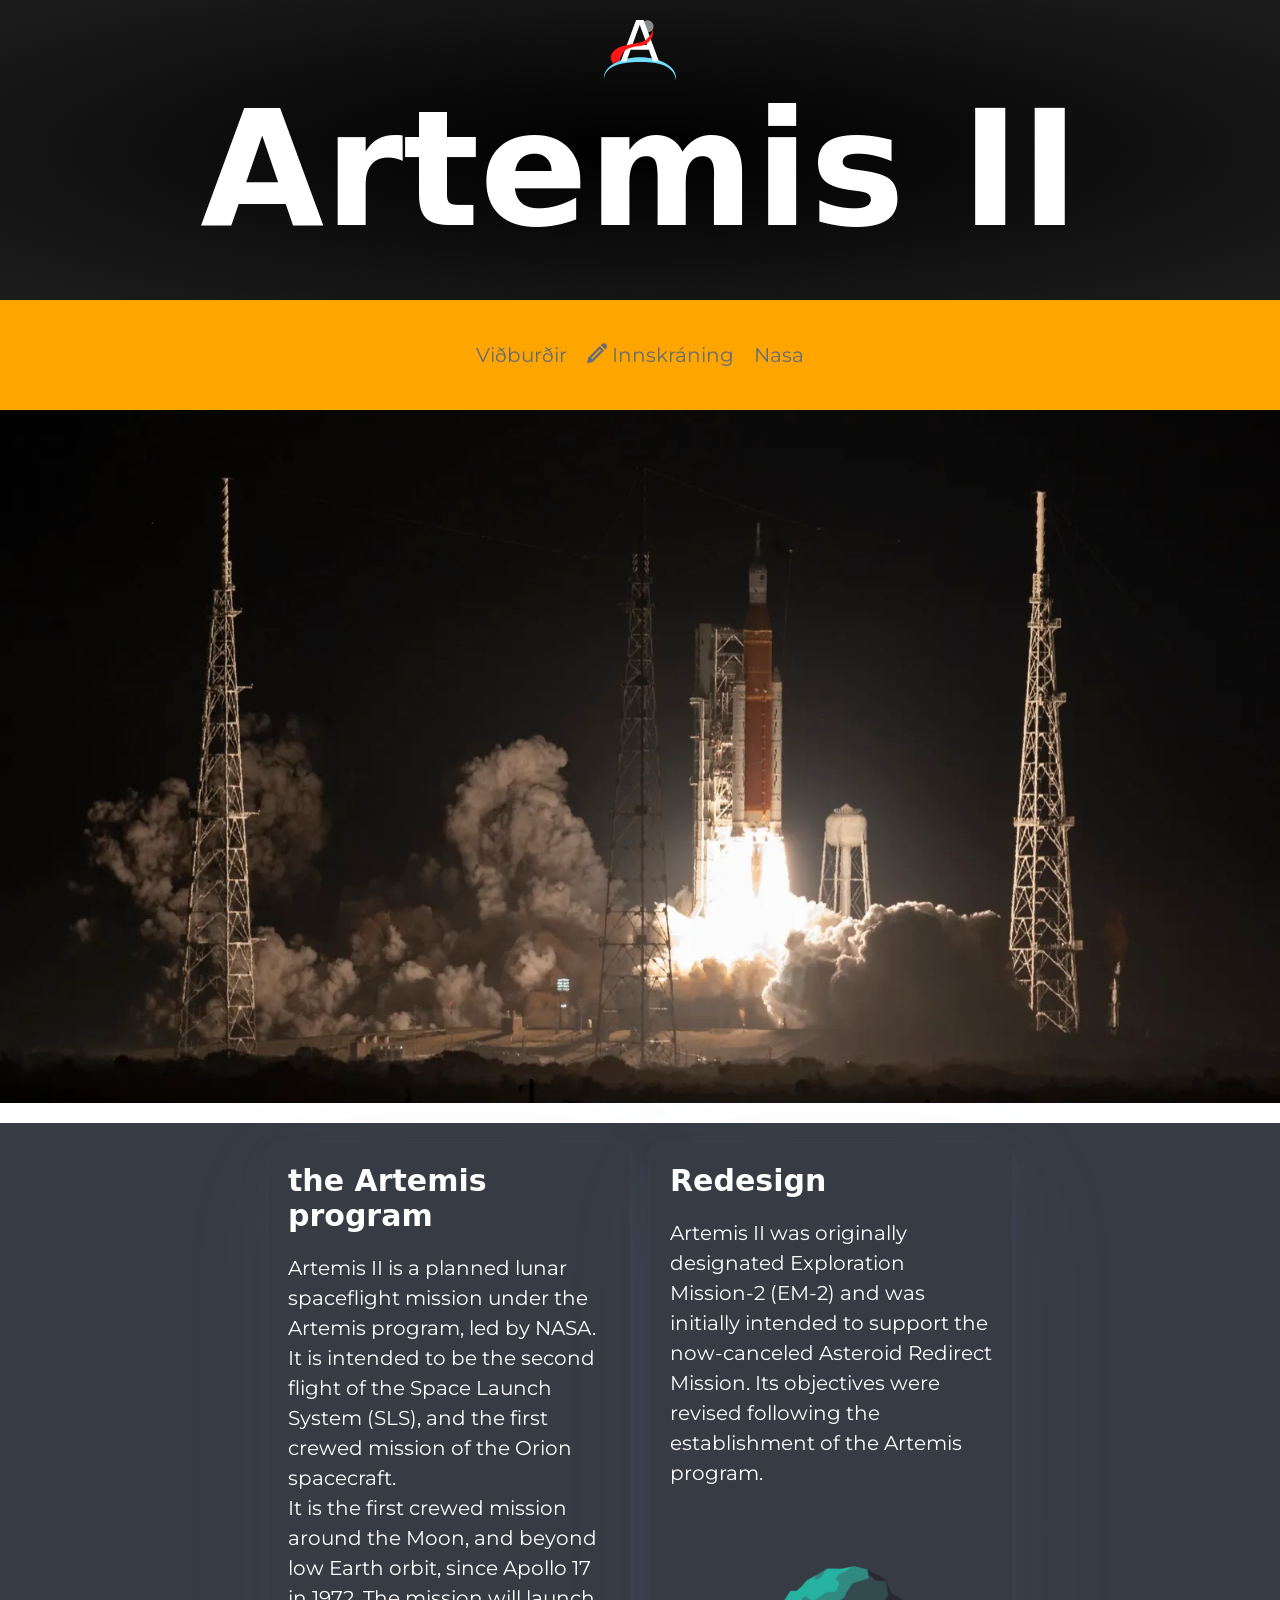
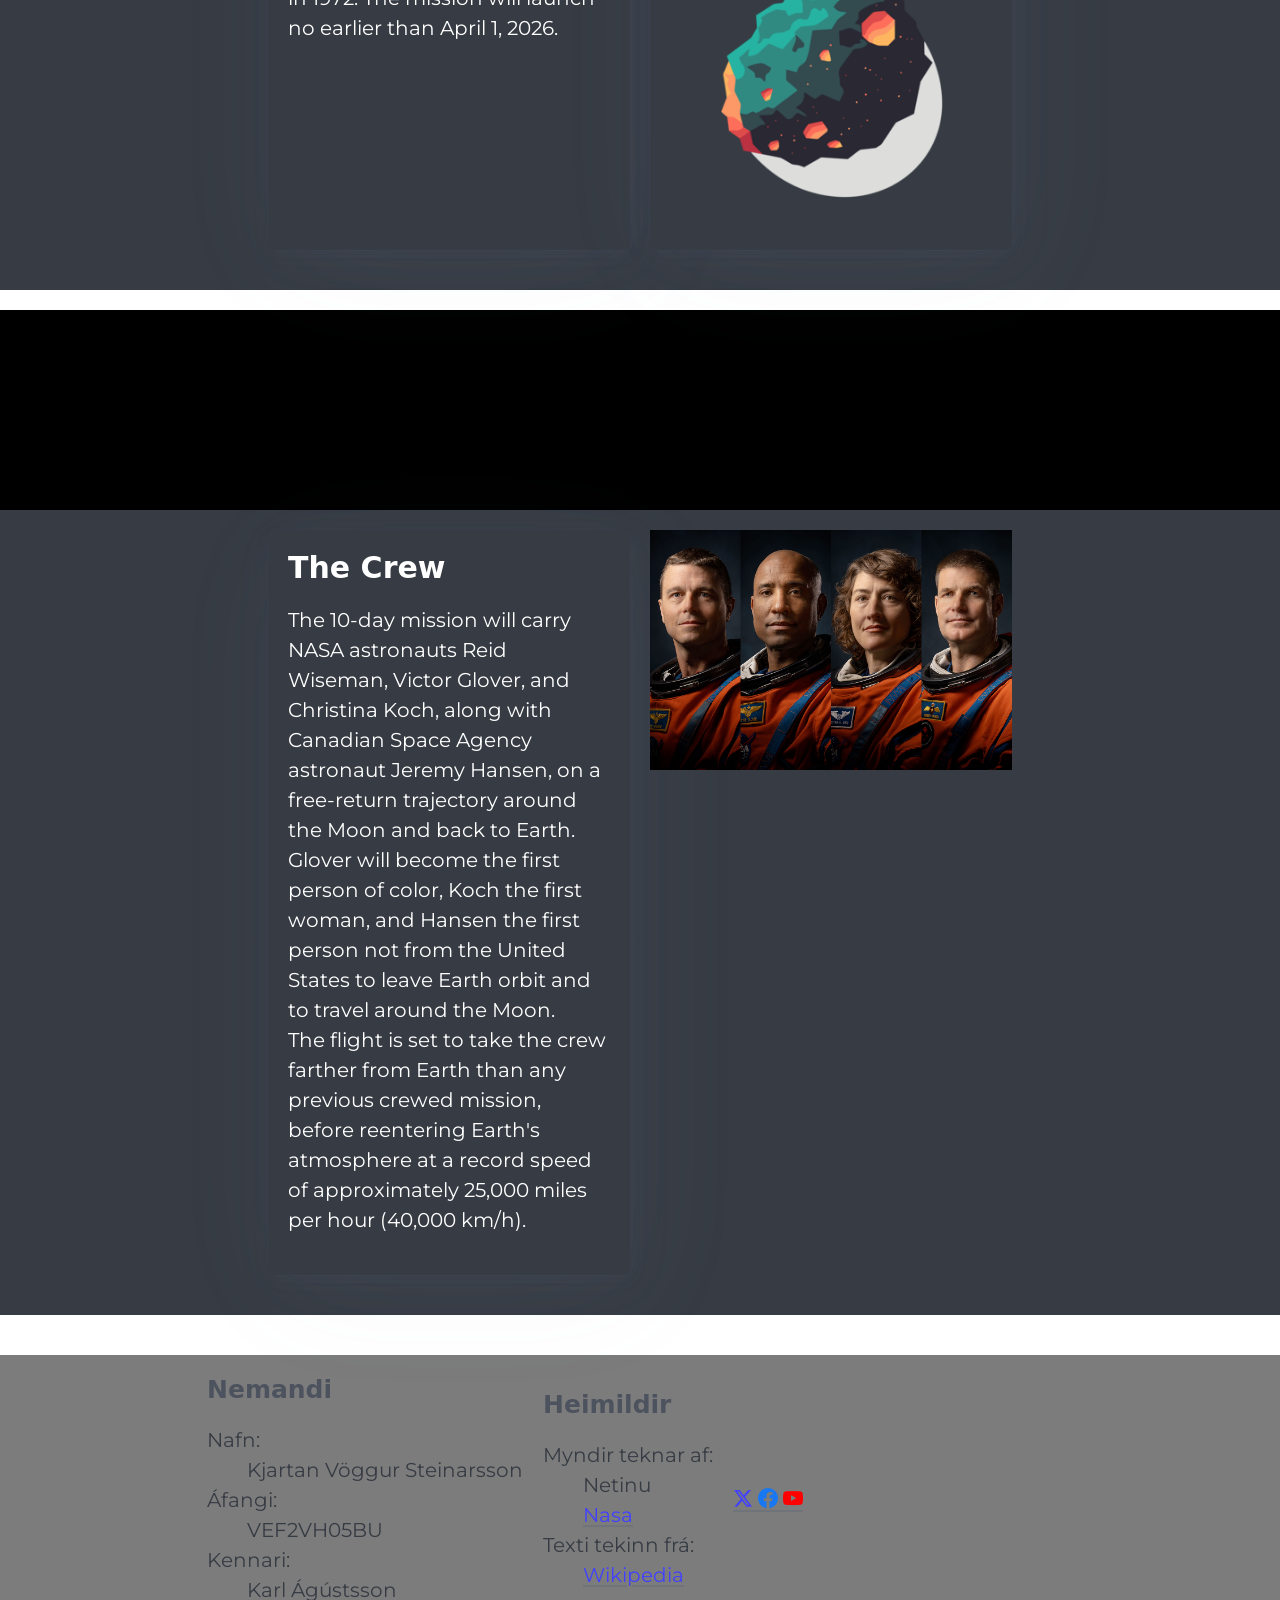
<file: index.html>
<!DOCTYPE html>
<html lang="en">

<head>
    <meta charset="UTF-8">
    <meta name="viewport" content="width=device-width, initial-scale=1.0">
    <title>Artemis II</title>
    <link rel="icon" href="myndir/Logo.svg" type="image/png">

    <link rel="stylesheet" href="css/pico.zinc.css">
    <link rel="stylesheet" href="css/style.css">
    <link rel="stylesheet" href="css/custom.css">

    <link rel="preconnect" href="https://fonts.googleapis.com">
    <link rel="preconnect" href="https://fonts.gstatic.com" crossorigin>
    <link href="https://fonts.googleapis.com/css2?family=Montserrat:ital,wght@0,100..900;1,100..900&display=swap"
        rel="stylesheet">
</head>

<body>
    <label for="menutoggle" class="menu-btn">&#9776;</label>
    <input type="checkbox" id="menutoggle">

    <header>
        <img src="myndir/Logo.svg" alt="Nasa Svg" class="SVG">
        <h1>Artemis II</h1>
    </header>

    <nav>
        <ul>
            <li><a href="sida2.html" class="AnimatedLink">Viðburðir</a></li>
            <li><a class="AnimatedLink" id="ShowDialog"><span class="icon-pencil"></span> Innskráning</a></li>
            <li><a href="https://www.nasa.gov/">Nasa</a></li>
        </ul>
    </nav>


    <img src="myndir/artemis-launch.webp" alt="Artemis Geimflauginni" class="StorMynd">


    <main>
        <section class="Middle">
            <div class="grid small">
                <article>
                    <h3 class="White">the Artemis program</h3>
                    <p class="White">
                        Artemis II is a planned lunar spaceflight mission under the Artemis program, led by
                        NASA.<br>
                        It is intended to be the second flight of the Space Launch System (SLS), and the first crewed
                        mission of the Orion spacecraft. <br>
                        It is the first crewed mission around the Moon, and beyond low Earth
                        orbit, since Apollo 17 in 1972. The mission will launch no earlier than April 1, 2026.</p>
                </article>
                <article>
                    <h3 class="White">Redesign</h3>
                    <p class="White">Artemis II was originally designated Exploration Mission-2 (EM-2) and was initially
                        intended to support
                        the now-canceled Asteroid Redirect Mission. Its objectives were revised following the
                        establishment
                        of
                        the Artemis program.</p>
                    <img src="myndir/asteroid.png" alt="Loftsteinn">
                </article>
            </div>
        </section>

        <div class="Rocket">
            <img src="myndir/Artemis2.webp" alt="" class="Rocket2">
        </div>
        <section class="Middle">
            <div class="grid small">
                <article>
                    <h3 class="White">The Crew</h3>
                    <p class="White">The 10-day mission will carry NASA astronauts Reid Wiseman, Victor Glover, and
                        Christina Koch, along
                        with Canadian Space Agency astronaut Jeremy Hansen, on a free-return trajectory around the Moon
                        and back to Earth. <br>
                        Glover will become the first person of color, Koch the first woman, and
                        Hansen the
                        first person not from the United States to leave Earth orbit and to travel around the Moon.<br>
                        The flight is set
                        to take the crew farther from Earth than any previous crewed mission, before reentering Earth's
                        atmosphere at a record speed of approximately 25,000 miles per hour (40,000 km/h).</p>
                </article>
                <img src="myndir/Folk.jpg" alt="Geimfarar">
            </div>
        </section>


        <dialog id="myDialog">
            <article>
                <header>
                    <button aria-label="Close" rel="prev" id="closeDialog"></button>
                    <p>Sláðu inn notendanafn og lykilorð</p>
                </header>
                <form action="sida2.html" method="get">
                    <label for="user">Notendanafn</label>
                    <input type="text" id="user" placeholder="Name" required>

                    <label for="passw">Lykilorð</label>
                    <input type="password" id="passw" placeholder="Password" required>

                    <input type="submit" value="Innskráning" class="AnimatedButton Innbutton">
                </form>
            </article>
        </dialog>
    </main>

    <div class="Popup">
        <div class="Middle">
            <div>
                <p class="White">Ekki missa af þessum viðburði!</p>
                <form action="sida2.html">
                    <button type="submit" class="AnimatedButton">Skoða viðburði</button>
                </form>
            </div>
        </div>
        <img src="myndir/Rover.png" alt="Mars Rover">
    </div>

    <footer class="Middle grid">
        <div>
            <h4>Nemandi</h4>
            <dl><!--Description list-->
                <dt>Nafn:</dt>
                <dd>Kjartan Vöggur Steinarsson</dd>
                <dt>Áfangi:</dt>
                <dd>VEF2VH05BU</dd>
                <dt>Kennari:</dt>
                <dd>Karl Ágústsson</dd>
            </dl>
        </div>
        <div>
            <h4>Heimildir</h4>
            <dl>
                <dt>Myndir teknar af:</dt>
                <dd>Netinu</dd>
                <dd><a href="https://www.shopnasa.com/collections/artemis-ii">Nasa</a></dd>
                <dt>Texti tekinn frá:</dt>
                <dd><a href="https://en.wikipedia.org/wiki/Artemis_II">Wikipedia</a></dd>
            </dl>
        </div>
        <div>
            <a href="https://x.com">
                <span class="icon-x"></span>
            </a>
            <a href="https://fb.com">
                <span class="icon-facebook"></span>
            </a>
            <a href="https://youtube.com">
                <span class="icon-youtube"></span>
            </a>
        </div>
        <div>
            <iframe
                src="https://www.google.com/maps/embed?pb=!1m18!1m12!1m3!1d11785.393328160277!2d-80.64883528400748!3d28.575215428468614!2m3!1f0!2f0!3f0!3m2!1i1024!2i768!4f13.1!3m3!1m2!1s0x88e74b95a365c6fd%3A0x8b7339f246f869dd!2sJohn%20F.%20Kennedy%20Space%20Center!5e0!3m2!1sen!2sis!4v1772482832817!5m2!1sen!2sis"
                width="250" height="225" style="border:0;" allowfullscreen="" loading="lazy"
                referrerpolicy="no-referrer-when-downgrade"></iframe>
        </div>
    </footer>

    <script>
        const openButton = document.getElementById("ShowDialog");
        const closeButton = document.getElementById("closeDialog");
        const dialog = document.getElementById("myDialog")
        
        openButton.addEventListener("click", function () {
            dialog.showModal();
        });
        closeButton.addEventListener("click", function () {
            dialog.close();
        });
    </script>
</body>

</html>
</file>
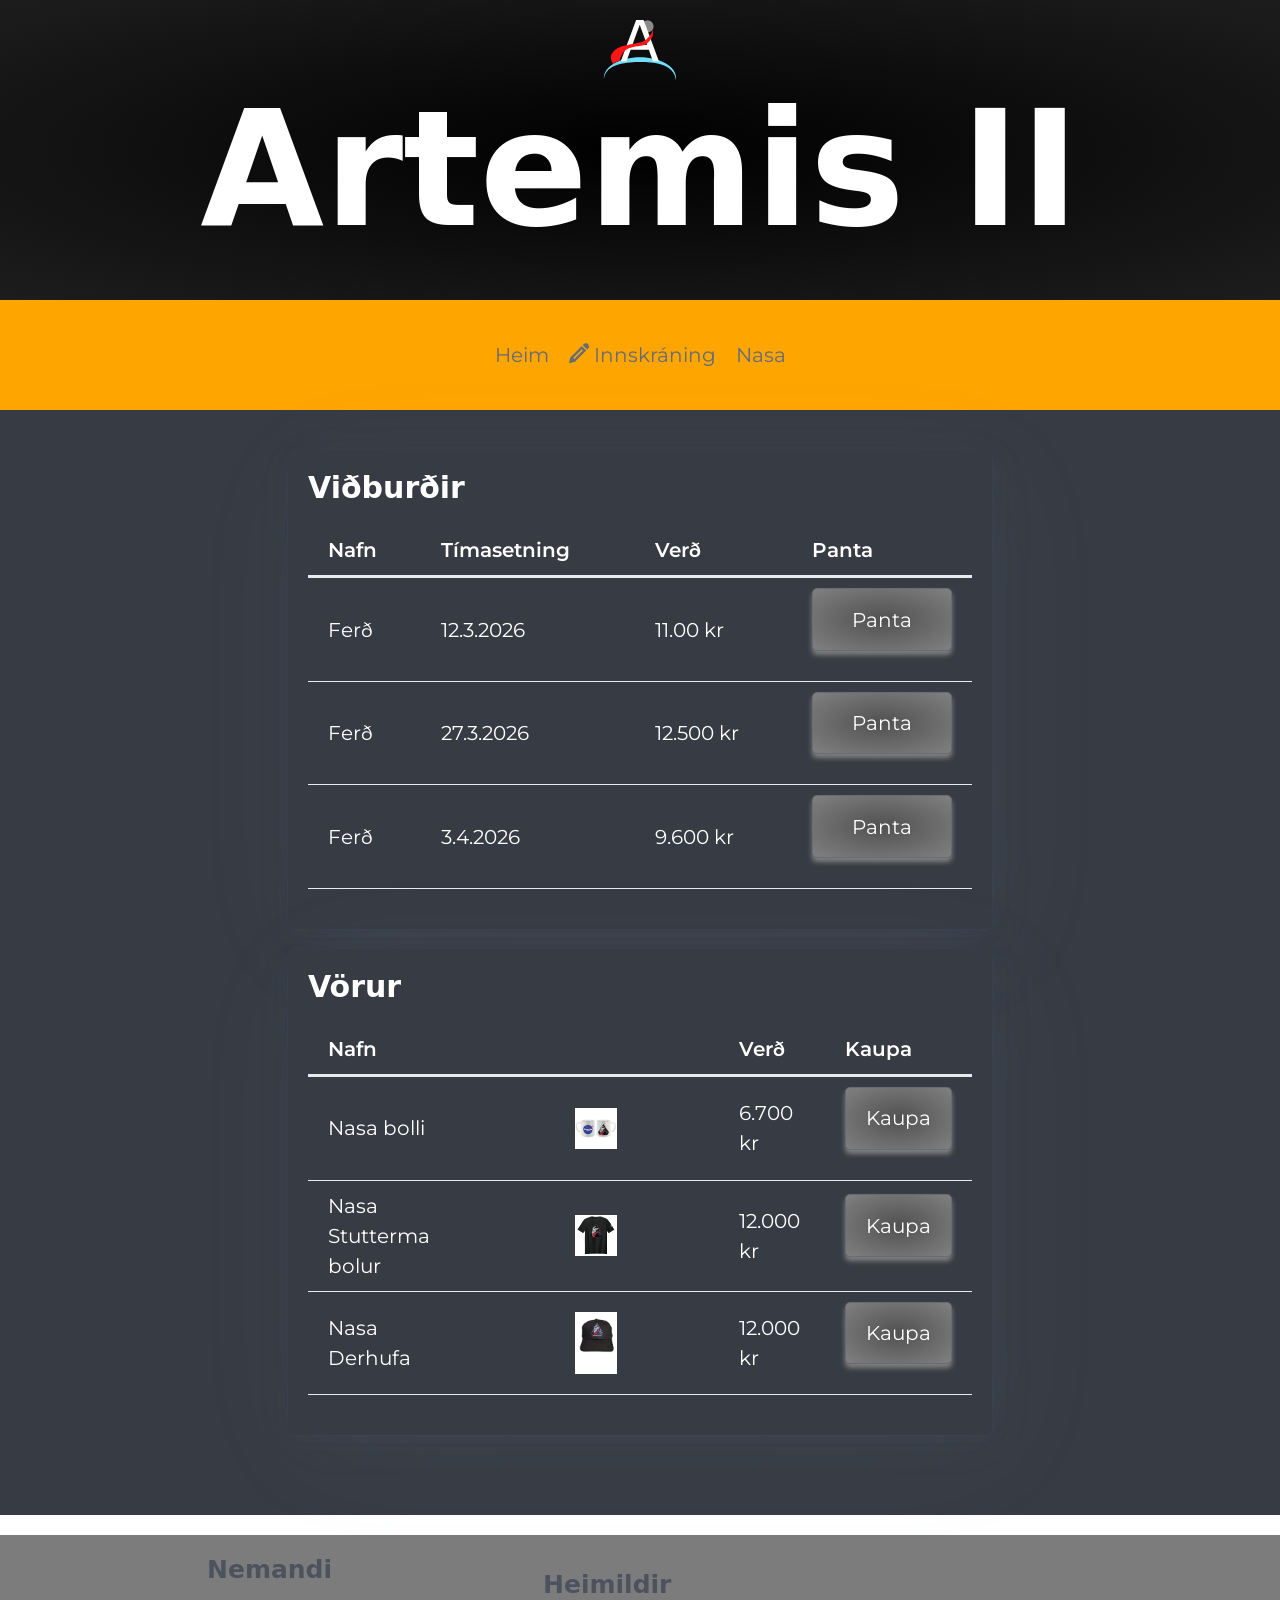
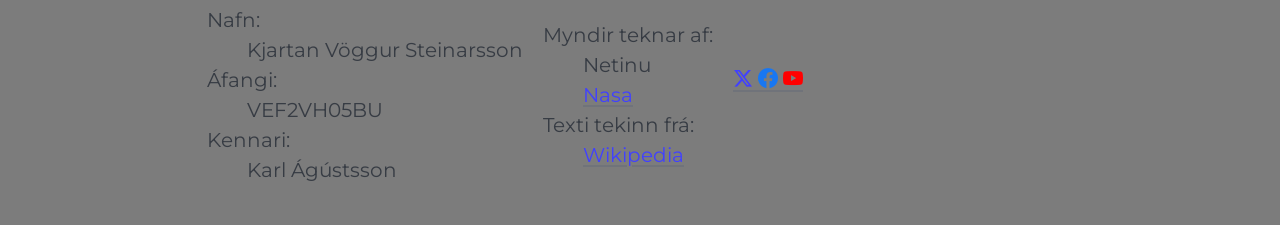
<file: sida2.html>
<!DOCTYPE html>
<html lang="en">

<head>
    <meta charset="UTF-8">
    <meta name="viewport" content="width=device-width, initial-scale=1.0">
    <title>Artemis II - Viðburðir</title>
    <link rel="icon" href="myndir/Logo.svg" type="image/png">

    <link rel="stylesheet" href="css/style.css">
    <link rel="stylesheet" href="css/pico.zinc.css">
    <link rel="stylesheet" href="css/custom.css">

    <link rel="preconnect" href="https://fonts.googleapis.com">
    <link rel="preconnect" href="https://fonts.gstatic.com" crossorigin>
    <link href="https://fonts.googleapis.com/css2?family=Montserrat:ital,wght@0,100..900;1,100..900&display=swap"
        rel="stylesheet">
</head>

<body>
    <label for="menutoggle" class="menu-btn">&#9776;</label>
    <input type="checkbox" id="menutoggle" class="menu-btn">

    <header>
        <img src="myndir/Logo.svg" alt="Nasa Svg" class="SVG">
        <h1>Artemis II</h1>
    </header>

    <nav>
        <ul>
            <li><a href="index.html" class="AnimatedLink">Heim</a></li>
            <li><a class="AnimatedLink" id="ShowDialog"><span class="icon-pencil"></span> Innskráning</a></li>
            <li><a href="https://www.nasa.gov/">Nasa</a></li>
        </ul>
    </nav>

    <section class="grid Middle">
        <section class="small">
            <article>
                <h3 class="White">Viðburðir</h3>
                <table>
                    <thead>
                        <tr>
                            <th>Nafn</th>
                            <th>Tímasetning</th>
                            <th>Verð</th>
                            <th>Panta</th>
                        </tr>
                    </thead>
                    <tbody>
                        <tr>
                            <td data-label="Nafn">Ferð</td>
                            <td data-label="Tímasetning">12.3.2026</td>
                            <td data-label="Verð">11.00 kr</td>
                            <td data-label=""><input type="button" id="ShowDialogInput" class="AnimatedButton"
                                    value="Panta">
                            </td>
                        </tr>
                        <tr>
                            <td data-label="Nafn">Ferð</td>
                            <td data-label="Tímasetning">27.3.2026</td>
                            <td data-label="Verð">12.500 kr</td>
                            <td data-label=""><input type="button" id="ShowDialogInput2" class="AnimatedButton"
                                    value="Panta">
                            </td>
                        </tr>
                        <tr>
                            <td data-label="Nafn">Ferð</td>
                            <td data-label="Tímasetning">3.4.2026</td>
                            <td data-label="Verð">9.600 kr</td>
                            <td data-label=""><input type="button" id="ShowDialogInput3" class="AnimatedButton"
                                    value="Panta">
                            </td>
                        </tr>
                    </tbody>
                </table>
            </article>
            <article>
                <h3 class="White">Vörur</h3>
                <table>
                    <thead>
                        <tr>
                            <th>Nafn</th>
                            <th></th>
                            <th>Verð</th>
                            <th>Kaupa</th>
                        </tr>
                    </thead>
                    <tbody>
                        <tr>
                            <td data-label="Nafn">Nasa bolli</td>
                            <td data-label="Vara"><img src="myndir/Bollar.webp" alt="bolli" class="Mynd"></td>
                            <td data-label="Verð">6.700 kr</td>
                            <td data-label=""><input type="button" id="ShowDialogInput4" class="AnimatedButton"
                                    value="Kaupa">
                            </td>
                        </tr>
                        <tr>
                            <td data-label="Nafn">Nasa Stutterma bolur</td>
                            <td data-label="Vara"><img src="myndir/Bolur.webp" alt="bolli" class="Mynd"></td>
                            <td data-label="Verð">12.000 kr</td>
                            <td data-label=""><input type="button" id="ShowDialogInput5" class="AnimatedButton"
                                    value="Kaupa">
                            </td>
                        </tr>
                        <tr>
                            <td data-label="Nafn">Nasa Derhufa</td>
                            <td data-label="Vara"><img src="myndir/Derhufa.webp" alt="bolli" class="Mynd"></td>
                            <td data-label="Verð">12.000 kr</td>
                            <td data-label=""><input type="button" id="ShowDialogInput6" class="AnimatedButton"
                                    value="Kaupa">
                            </td>
                        </tr>
                    </tbody>
                </table>
            </article>
        </section>
    </section>

    <dialog id="myDialog">
        <article>
            <header>
                <button aria-label="Close" rel="prev" id="closeDialog"></button>
                <p>Sláðu inn notendanafn og lykilorð</p>
            </header>
            <form action="sida2.html" method="get">
                <label for="user">Notendanafn</label>
                <input type="text" id="user" placeholder="Name" required>

                <label for="passw">Lykilorð</label>
                <input type="password" id="passw" placeholder="Password" required>

                <input type="submit" value="Innskráning" class="AnimatedButton Innbutton">
            </form>
        </article>
    </dialog>

    <footer class="Middle grid">
        <div>
            <h4>Nemandi</h4>
            <dl><!--Description list-->
                <dt>Nafn:</dt>
                <dd>Kjartan Vöggur Steinarsson</dd>
                <dt>Áfangi:</dt>
                <dd>VEF2VH05BU</dd>
                <dt>Kennari:</dt>
                <dd>Karl Ágústsson</dd>
            </dl>
        </div>
        <div>
            <h4>Heimildir</h4>
            <dl>
                <dt>Myndir teknar af:</dt>
                <dd>Netinu</dd>
                <dd><a href="https://www.shopnasa.com/collections/artemis-ii">Nasa</a></dd>
                <dt>Texti tekinn frá:</dt>
                <dd><a href="https://en.wikipedia.org/wiki/Artemis_II">Wikipedia</a></dd>
            </dl>
        </div>
        <div>
            <a href="https://x.com">
                <span class="icon-x"></span>
            </a>
            <a href="https://fb.com">
                <span class="icon-facebook"></span>
            </a>
            <a href="https://youtube.com">
                <span class="icon-youtube"></span>
            </a>
        </div>
        <div>
            <iframe
                src="https://www.google.com/maps/embed?pb=!1m18!1m12!1m3!1d11785.393328160277!2d-80.64883528400748!3d28.575215428468614!2m3!1f0!2f0!3f0!3m2!1i1024!2i768!4f13.1!3m3!1m2!1s0x88e74b95a365c6fd%3A0x8b7339f246f869dd!2sJohn%20F.%20Kennedy%20Space%20Center!5e0!3m2!1sen!2sis!4v1772482832817!5m2!1sen!2sis"
                width="250" height="225" style="border:0;" allowfullscreen="" loading="lazy"
                referrerpolicy="no-referrer-when-downgrade"></iframe>
        </div>
    </footer>

    <script>
        const openButton = document.getElementById("ShowDialog");
        const closeButton = document.getElementById("closeDialog");
        const dialog = document.getElementById("myDialog")

        function LogInDaemi() {
            dialog.showModal();
        }
        const Takki1 = document.getElementById("ShowDialogInput").addEventListener("click", LogInDaemi)
        const Takki2 = document.getElementById("ShowDialogInput2").addEventListener("click", LogInDaemi)
        const Takki3 = document.getElementById("ShowDialogInput3").addEventListener("click", LogInDaemi)
        const Takki4 = document.getElementById("ShowDialogInput4").addEventListener("click", LogInDaemi)
        const Takki5 = document.getElementById("ShowDialogInput5").addEventListener("click", LogInDaemi)
        const Takki6 = document.getElementById("ShowDialogInput6").addEventListener("click", LogInDaemi)


        openButton.addEventListener("click", LogInDaemi)

        closeButton.addEventListener("click", function () {
            dialog.close();
        });
    </script>
</body>

</html>
</file>
<file: css/pico.zinc.css>
@charset "UTF-8";
/*!
 * Pico CSS ✨ v2.1.1 (https://picocss.com)
 * Copyright 2019-2025 - Licensed under MIT
 */
/**
 * Styles
 */
:root,
:host {
  --pico-font-family-emoji: "Apple Color Emoji", "Segoe UI Emoji", "Segoe UI Symbol", "Noto Color Emoji";
  --pico-font-family-sans-serif: system-ui, "Segoe UI", Roboto, Oxygen, Ubuntu, Cantarell, Helvetica, Arial, "Helvetica Neue", sans-serif, var(--pico-font-family-emoji);
  --pico-font-family-monospace: ui-monospace, SFMono-Regular, "SF Mono", Menlo, Consolas, "Liberation Mono", monospace, var(--pico-font-family-emoji);
  --pico-font-family: var(--pico-font-family-sans-serif);
  --pico-line-height: 1.5;
  --pico-font-weight: 400;
  --pico-font-size: 100%;
  --pico-text-underline-offset: 0.1rem;
  --pico-border-radius: 0.25rem;
  --pico-border-width: 0.0625rem;
  --pico-outline-width: 0.125rem;
  --pico-transition: 0.2s ease-in-out;
  --pico-spacing: 1rem;
  --pico-typography-spacing-vertical: 1rem;
  --pico-block-spacing-vertical: var(--pico-spacing);
  --pico-block-spacing-horizontal: var(--pico-spacing);
  --pico-grid-column-gap: var(--pico-spacing);
  --pico-grid-row-gap: var(--pico-spacing);
  --pico-form-element-spacing-vertical: 0.75rem;
  --pico-form-element-spacing-horizontal: 1rem;
  --pico-group-box-shadow: 0 0 0 rgba(0, 0, 0, 0);
  --pico-group-box-shadow-focus-with-button: 0 0 0 var(--pico-outline-width) var(--pico-primary-focus);
  --pico-group-box-shadow-focus-with-input: 0 0 0 0.0625rem var(--pico-form-element-border-color);
  --pico-modal-overlay-backdrop-filter: blur(0.375rem);
  --pico-nav-element-spacing-vertical: 1rem;
  --pico-nav-element-spacing-horizontal: 0.5rem;
  --pico-nav-link-spacing-vertical: 0.5rem;
  --pico-nav-link-spacing-horizontal: 0.5rem;
  --pico-nav-breadcrumb-divider: ">";
  --pico-icon-checkbox: url("data:image/svg+xml,%3Csvg xmlns='http://www.w3.org/2000/svg' width='24' height='24' viewBox='0 0 24 24' fill='none' stroke='rgb(255, 255, 255)' stroke-width='4' stroke-linecap='round' stroke-linejoin='round'%3E%3Cpolyline points='20 6 9 17 4 12'%3E%3C/polyline%3E%3C/svg%3E");
  --pico-icon-minus: url("data:image/svg+xml,%3Csvg xmlns='http://www.w3.org/2000/svg' width='24' height='24' viewBox='0 0 24 24' fill='none' stroke='rgb(255, 255, 255)' stroke-width='4' stroke-linecap='round' stroke-linejoin='round'%3E%3Cline x1='5' y1='12' x2='19' y2='12'%3E%3C/line%3E%3C/svg%3E");
  --pico-icon-chevron: url("data:image/svg+xml,%3Csvg xmlns='http://www.w3.org/2000/svg' width='24' height='24' viewBox='0 0 24 24' fill='none' stroke='rgb(136, 145, 164)' stroke-width='2' stroke-linecap='round' stroke-linejoin='round'%3E%3Cpolyline points='6 9 12 15 18 9'%3E%3C/polyline%3E%3C/svg%3E");
  --pico-icon-date: url("data:image/svg+xml,%3Csvg xmlns='http://www.w3.org/2000/svg' width='24' height='24' viewBox='0 0 24 24' fill='none' stroke='rgb(136, 145, 164)' stroke-width='2' stroke-linecap='round' stroke-linejoin='round'%3E%3Crect x='3' y='4' width='18' height='18' rx='2' ry='2'%3E%3C/rect%3E%3Cline x1='16' y1='2' x2='16' y2='6'%3E%3C/line%3E%3Cline x1='8' y1='2' x2='8' y2='6'%3E%3C/line%3E%3Cline x1='3' y1='10' x2='21' y2='10'%3E%3C/line%3E%3C/svg%3E");
  --pico-icon-time: url("data:image/svg+xml,%3Csvg xmlns='http://www.w3.org/2000/svg' width='24' height='24' viewBox='0 0 24 24' fill='none' stroke='rgb(136, 145, 164)' stroke-width='2' stroke-linecap='round' stroke-linejoin='round'%3E%3Ccircle cx='12' cy='12' r='10'%3E%3C/circle%3E%3Cpolyline points='12 6 12 12 16 14'%3E%3C/polyline%3E%3C/svg%3E");
  --pico-icon-search: url("data:image/svg+xml,%3Csvg xmlns='http://www.w3.org/2000/svg' width='24' height='24' viewBox='0 0 24 24' fill='none' stroke='rgb(136, 145, 164)' stroke-width='1.5' stroke-linecap='round' stroke-linejoin='round'%3E%3Ccircle cx='11' cy='11' r='8'%3E%3C/circle%3E%3Cline x1='21' y1='21' x2='16.65' y2='16.65'%3E%3C/line%3E%3C/svg%3E");
  --pico-icon-close: url("data:image/svg+xml,%3Csvg xmlns='http://www.w3.org/2000/svg' width='24' height='24' viewBox='0 0 24 24' fill='none' stroke='rgb(136, 145, 164)' stroke-width='3' stroke-linecap='round' stroke-linejoin='round'%3E%3Cline x1='18' y1='6' x2='6' y2='18'%3E%3C/line%3E%3Cline x1='6' y1='6' x2='18' y2='18'%3E%3C/line%3E%3C/svg%3E");
  --pico-icon-loading: url("data:image/svg+xml,%3Csvg fill='none' height='24' width='24' viewBox='0 0 24 24' xmlns='http://www.w3.org/2000/svg' %3E%3Cstyle%3E g %7B animation: rotate 2s linear infinite; transform-origin: center center; %7D circle %7B stroke-dasharray: 75,100; stroke-dashoffset: -5; animation: dash 1.5s ease-in-out infinite; stroke-linecap: round; %7D @keyframes rotate %7B 0%25 %7B transform: rotate(0deg); %7D 100%25 %7B transform: rotate(360deg); %7D %7D @keyframes dash %7B 0%25 %7B stroke-dasharray: 1,100; stroke-dashoffset: 0; %7D 50%25 %7B stroke-dasharray: 44.5,100; stroke-dashoffset: -17.5; %7D 100%25 %7B stroke-dasharray: 44.5,100; stroke-dashoffset: -62; %7D %7D %3C/style%3E%3Cg%3E%3Ccircle cx='12' cy='12' r='10' fill='none' stroke='rgb(136, 145, 164)' stroke-width='4' /%3E%3C/g%3E%3C/svg%3E");
}
@media (min-width: 576px) {
  :root,
  :host {
    --pico-font-size: 106.25%;
  }
}
@media (min-width: 768px) {
  :root,
  :host {
    --pico-font-size: 112.5%;
  }
}
@media (min-width: 1024px) {
  :root,
  :host {
    --pico-font-size: 118.75%;
  }
}
@media (min-width: 1280px) {
  :root,
  :host {
    --pico-font-size: 125%;
  }
}
@media (min-width: 1536px) {
  :root,
  :host {
    --pico-font-size: 131.25%;
  }
}

a {
  --pico-text-decoration: underline;
}
a.secondary, a.contrast {
  --pico-text-decoration: underline;
}

small {
  --pico-font-size: 0.875em;
}

h1,
h2,
h3,
h4,
h5,
h6 {
  --pico-font-weight: 700;
}

h1 {
  --pico-font-size: 2rem;
  --pico-line-height: 1.125;
  --pico-typography-spacing-top: 3rem;
}

h2 {
  --pico-font-size: 1.75rem;
  --pico-line-height: 1.15;
  --pico-typography-spacing-top: 2.625rem;
}

h3 {
  --pico-font-size: 1.5rem;
  --pico-line-height: 1.175;
  --pico-typography-spacing-top: 2.25rem;
}

h4 {
  --pico-font-size: 1.25rem;
  --pico-line-height: 1.2;
  --pico-typography-spacing-top: 1.874rem;
}

h5 {
  --pico-font-size: 1.125rem;
  --pico-line-height: 1.225;
  --pico-typography-spacing-top: 1.6875rem;
}

h6 {
  --pico-font-size: 1rem;
  --pico-line-height: 1.25;
  --pico-typography-spacing-top: 1.5rem;
}

thead th,
thead td,
tfoot th,
tfoot td {
  --pico-font-weight: 600;
  --pico-border-width: 0.1875rem;
}

pre,
code,
kbd,
samp {
  --pico-font-family: var(--pico-font-family-monospace);
}

kbd {
  --pico-font-weight: bolder;
}

input:not([type=submit],
[type=button],
[type=reset],
[type=checkbox],
[type=radio],
[type=file]),
:where(select, textarea) {
  --pico-outline-width: 0.0625rem;
}

[type=search] {
  --pico-border-radius: 5rem;
}

[type=checkbox],
[type=radio] {
  --pico-border-width: 0.125rem;
}

[type=checkbox][role=switch] {
  --pico-border-width: 0.1875rem;
}

details.dropdown summary:not([role=button]) {
  --pico-outline-width: 0.0625rem;
}

nav details.dropdown summary:focus-visible {
  --pico-outline-width: 0.125rem;
}

[role=search] {
  --pico-border-radius: 5rem;
}

[role=search]:has(button.secondary:focus,
[type=submit].secondary:focus,
[type=button].secondary:focus,
[role=button].secondary:focus),
[role=group]:has(button.secondary:focus,
[type=submit].secondary:focus,
[type=button].secondary:focus,
[role=button].secondary:focus) {
  --pico-group-box-shadow-focus-with-button: 0 0 0 var(--pico-outline-width) var(--pico-secondary-focus);
}
[role=search]:has(button.contrast:focus,
[type=submit].contrast:focus,
[type=button].contrast:focus,
[role=button].contrast:focus),
[role=group]:has(button.contrast:focus,
[type=submit].contrast:focus,
[type=button].contrast:focus,
[role=button].contrast:focus) {
  --pico-group-box-shadow-focus-with-button: 0 0 0 var(--pico-outline-width) var(--pico-contrast-focus);
}
[role=search] button,
[role=search] [type=submit],
[role=search] [type=button],
[role=search] [role=button],
[role=group] button,
[role=group] [type=submit],
[role=group] [type=button],
[role=group] [role=button] {
  --pico-form-element-spacing-horizontal: 2rem;
}

details summary[role=button]:not(.outline)::after {
  filter: brightness(0) invert(1);
}

[aria-busy=true]:not(input, select, textarea):is(button, [type=submit], [type=button], [type=reset], [role=button]):not(.outline)::before {
  filter: brightness(0) invert(1);
}

/**
 * Color schemes
 */
[data-theme=light],
:root:not([data-theme=dark]),
:host(:not([data-theme=dark])) {
  color-scheme: light;
  --pico-background-color: #fff;
  --pico-color: #373c44;
  --pico-text-selection-color: rgba(136, 145, 164, 0.25);
  --pico-muted-color: #646b79;
  --pico-muted-border-color: rgb(231, 234, 239.5);
  --pico-primary: #646b79;
  --pico-primary-background: #646b79;
  --pico-primary-border: var(--pico-primary-background);
  --pico-primary-underline: rgba(100, 107, 121, 0.5);
  --pico-primary-hover: #4d535e;
  --pico-primary-hover-background: #5c6370;
  --pico-primary-hover-border: var(--pico-primary-hover-background);
  --pico-primary-hover-underline: var(--pico-primary-hover);
  --pico-primary-focus: rgba(136, 145, 164, 0.5);
  --pico-primary-inverse: #fff;
  --pico-secondary: #5d6b89;
  --pico-secondary-background: #525f7a;
  --pico-secondary-border: var(--pico-secondary-background);
  --pico-secondary-underline: rgba(93, 107, 137, 0.5);
  --pico-secondary-hover: #48536b;
  --pico-secondary-hover-background: #48536b;
  --pico-secondary-hover-border: var(--pico-secondary-hover-background);
  --pico-secondary-hover-underline: var(--pico-secondary-hover);
  --pico-secondary-focus: rgba(93, 107, 137, 0.25);
  --pico-secondary-inverse: #fff;
  --pico-contrast: #181c25;
  --pico-contrast-background: #181c25;
  --pico-contrast-border: var(--pico-contrast-background);
  --pico-contrast-underline: rgba(24, 28, 37, 0.5);
  --pico-contrast-hover: #000;
  --pico-contrast-hover-background: #000;
  --pico-contrast-hover-border: var(--pico-contrast-hover-background);
  --pico-contrast-hover-underline: var(--pico-secondary-hover);
  --pico-contrast-focus: rgba(93, 107, 137, 0.25);
  --pico-contrast-inverse: #fff;
  --pico-box-shadow: 0.0145rem 0.029rem 0.174rem rgba(129, 145, 181, 0.01698), 0.0335rem 0.067rem 0.402rem rgba(129, 145, 181, 0.024), 0.0625rem 0.125rem 0.75rem rgba(129, 145, 181, 0.03), 0.1125rem 0.225rem 1.35rem rgba(129, 145, 181, 0.036), 0.2085rem 0.417rem 2.502rem rgba(129, 145, 181, 0.04302), 0.5rem 1rem 6rem rgba(129, 145, 181, 0.06), 0 0 0 0.0625rem rgba(129, 145, 181, 0.015);
  --pico-h1-color: #2d3138;
  --pico-h2-color: #373c44;
  --pico-h3-color: #424751;
  --pico-h4-color: #4d535e;
  --pico-h5-color: #5c6370;
  --pico-h6-color: #646b79;
  --pico-mark-background-color: rgb(252.5, 230.5, 191.5);
  --pico-mark-color: #0f1114;
  --pico-ins-color: rgb(28.5, 105.5, 84);
  --pico-del-color: rgb(136, 56.5, 53);
  --pico-blockquote-border-color: var(--pico-muted-border-color);
  --pico-blockquote-footer-color: var(--pico-muted-color);
  --pico-button-box-shadow: 0 0 0 rgba(0, 0, 0, 0);
  --pico-button-hover-box-shadow: 0 0 0 rgba(0, 0, 0, 0);
  --pico-table-border-color: var(--pico-muted-border-color);
  --pico-table-row-stripped-background-color: rgba(111, 120, 135, 0.0375);
  --pico-code-background-color: rgb(243, 244.5, 246.75);
  --pico-code-color: #646b79;
  --pico-code-kbd-background-color: var(--pico-color);
  --pico-code-kbd-color: var(--pico-background-color);
  --pico-form-element-background-color: rgb(251, 251.5, 252.25);
  --pico-form-element-selected-background-color: #dfe3eb;
  --pico-form-element-border-color: #cfd5e2;
  --pico-form-element-color: #23262c;
  --pico-form-element-placeholder-color: var(--pico-muted-color);
  --pico-form-element-active-background-color: #fff;
  --pico-form-element-active-border-color: var(--pico-primary-border);
  --pico-form-element-focus-color: var(--pico-primary-border);
  --pico-form-element-disabled-opacity: 0.5;
  --pico-form-element-invalid-border-color: rgb(183.5, 105.5, 106.5);
  --pico-form-element-invalid-active-border-color: rgb(200.25, 79.25, 72.25);
  --pico-form-element-invalid-focus-color: var(--pico-form-element-invalid-active-border-color);
  --pico-form-element-valid-border-color: rgb(76, 154.5, 137.5);
  --pico-form-element-valid-active-border-color: rgb(39, 152.75, 118.75);
  --pico-form-element-valid-focus-color: var(--pico-form-element-valid-active-border-color);
  --pico-switch-background-color: #bfc7d9;
  --pico-switch-checked-background-color: var(--pico-primary-background);
  --pico-switch-color: #fff;
  --pico-switch-thumb-box-shadow: 0 0 0 rgba(0, 0, 0, 0);
  --pico-range-border-color: #dfe3eb;
  --pico-range-active-border-color: #bfc7d9;
  --pico-range-thumb-border-color: var(--pico-background-color);
  --pico-range-thumb-color: var(--pico-secondary-background);
  --pico-range-thumb-active-color: var(--pico-primary-background);
  --pico-accordion-border-color: var(--pico-muted-border-color);
  --pico-accordion-active-summary-color: var(--pico-primary-hover);
  --pico-accordion-close-summary-color: var(--pico-color);
  --pico-accordion-open-summary-color: var(--pico-muted-color);
  --pico-card-background-color: var(--pico-background-color);
  --pico-card-border-color: var(--pico-muted-border-color);
  --pico-card-box-shadow: var(--pico-box-shadow);
  --pico-card-sectioning-background-color: rgb(251, 251.5, 252.25);
  --pico-dropdown-background-color: #fff;
  --pico-dropdown-border-color: #eff1f4;
  --pico-dropdown-box-shadow: var(--pico-box-shadow);
  --pico-dropdown-color: var(--pico-color);
  --pico-dropdown-hover-background-color: #eff1f4;
  --pico-loading-spinner-opacity: 0.5;
  --pico-modal-overlay-background-color: rgba(232, 234, 237, 0.75);
  --pico-progress-background-color: #dfe3eb;
  --pico-progress-color: var(--pico-primary-background);
  --pico-tooltip-background-color: var(--pico-contrast-background);
  --pico-tooltip-color: var(--pico-contrast-inverse);
  --pico-icon-valid: url("data:image/svg+xml,%3Csvg xmlns='http://www.w3.org/2000/svg' width='24' height='24' viewBox='0 0 24 24' fill='none' stroke='rgb(76, 154.5, 137.5)' stroke-width='2' stroke-linecap='round' stroke-linejoin='round'%3E%3Cpolyline points='20 6 9 17 4 12'%3E%3C/polyline%3E%3C/svg%3E");
  --pico-icon-invalid: url("data:image/svg+xml,%3Csvg xmlns='http://www.w3.org/2000/svg' width='24' height='24' viewBox='0 0 24 24' fill='none' stroke='rgb(200.25, 79.25, 72.25)' stroke-width='2' stroke-linecap='round' stroke-linejoin='round'%3E%3Ccircle cx='12' cy='12' r='10'%3E%3C/circle%3E%3Cline x1='12' y1='8' x2='12' y2='12'%3E%3C/line%3E%3Cline x1='12' y1='16' x2='12.01' y2='16'%3E%3C/line%3E%3C/svg%3E");
}
[data-theme=light] input:is([type=submit],
[type=button],
[type=reset],
[type=checkbox],
[type=radio],
[type=file]),
:root:not([data-theme=dark]) input:is([type=submit],
[type=button],
[type=reset],
[type=checkbox],
[type=radio],
[type=file]),
:host(:not([data-theme=dark])) input:is([type=submit],
[type=button],
[type=reset],
[type=checkbox],
[type=radio],
[type=file]) {
  --pico-form-element-focus-color: var(--pico-primary-focus);
}

@media only screen and (prefers-color-scheme: dark) {
  :root:not([data-theme]),
  :host(:not([data-theme])) {
    color-scheme: dark;
    --pico-background-color: rgb(19, 22.5, 30.5);
    --pico-color: #c2c7d0;
    --pico-text-selection-color: rgba(150, 158, 175, 0.1875);
    --pico-muted-color: #7b8495;
    --pico-muted-border-color: #202632;
    --pico-primary: #969eaf;
    --pico-primary-background: #646b79;
    --pico-primary-border: var(--pico-primary-background);
    --pico-primary-underline: rgba(150, 158, 175, 0.5);
    --pico-primary-hover: #b3b9c5;
    --pico-primary-hover-background: #6f7887;
    --pico-primary-hover-border: var(--pico-primary-hover-background);
    --pico-primary-hover-underline: var(--pico-primary-hover);
    --pico-primary-focus: rgba(150, 158, 175, 0.375);
    --pico-primary-inverse: #fff;
    --pico-secondary: #969eaf;
    --pico-secondary-background: #525f7a;
    --pico-secondary-border: var(--pico-secondary-background);
    --pico-secondary-underline: rgba(150, 158, 175, 0.5);
    --pico-secondary-hover: #b3b9c5;
    --pico-secondary-hover-background: #5d6b89;
    --pico-secondary-hover-border: var(--pico-secondary-hover-background);
    --pico-secondary-hover-underline: var(--pico-secondary-hover);
    --pico-secondary-focus: rgba(144, 158, 190, 0.25);
    --pico-secondary-inverse: #fff;
    --pico-contrast: #dfe3eb;
    --pico-contrast-background: #eff1f4;
    --pico-contrast-border: var(--pico-contrast-background);
    --pico-contrast-underline: rgba(223, 227, 235, 0.5);
    --pico-contrast-hover: #fff;
    --pico-contrast-hover-background: #fff;
    --pico-contrast-hover-border: var(--pico-contrast-hover-background);
    --pico-contrast-hover-underline: var(--pico-contrast-hover);
    --pico-contrast-focus: rgba(207, 213, 226, 0.25);
    --pico-contrast-inverse: #000;
    --pico-box-shadow: 0.0145rem 0.029rem 0.174rem rgba(7, 8.5, 12, 0.01698), 0.0335rem 0.067rem 0.402rem rgba(7, 8.5, 12, 0.024), 0.0625rem 0.125rem 0.75rem rgba(7, 8.5, 12, 0.03), 0.1125rem 0.225rem 1.35rem rgba(7, 8.5, 12, 0.036), 0.2085rem 0.417rem 2.502rem rgba(7, 8.5, 12, 0.04302), 0.5rem 1rem 6rem rgba(7, 8.5, 12, 0.06), 0 0 0 0.0625rem rgba(7, 8.5, 12, 0.015);
    --pico-h1-color: #f0f1f3;
    --pico-h2-color: #e0e3e7;
    --pico-h3-color: #c2c7d0;
    --pico-h4-color: #b3b9c5;
    --pico-h5-color: #a4acba;
    --pico-h6-color: #8891a4;
    --pico-mark-background-color: #014063;
    --pico-mark-color: #fff;
    --pico-ins-color: #62af9a;
    --pico-del-color: rgb(205.5, 126, 123);
    --pico-blockquote-border-color: var(--pico-muted-border-color);
    --pico-blockquote-footer-color: var(--pico-muted-color);
    --pico-button-box-shadow: 0 0 0 rgba(0, 0, 0, 0);
    --pico-button-hover-box-shadow: 0 0 0 rgba(0, 0, 0, 0);
    --pico-table-border-color: var(--pico-muted-border-color);
    --pico-table-row-stripped-background-color: rgba(111, 120, 135, 0.0375);
    --pico-code-background-color: rgb(26, 30.5, 40.25);
    --pico-code-color: #8891a4;
    --pico-code-kbd-background-color: var(--pico-color);
    --pico-code-kbd-color: var(--pico-background-color);
    --pico-form-element-background-color: rgb(28, 33, 43.5);
    --pico-form-element-selected-background-color: #2a3140;
    --pico-form-element-border-color: #2a3140;
    --pico-form-element-color: #e0e3e7;
    --pico-form-element-placeholder-color: #8891a4;
    --pico-form-element-active-background-color: rgb(26, 30.5, 40.25);
    --pico-form-element-active-border-color: var(--pico-primary-border);
    --pico-form-element-focus-color: var(--pico-primary-border);
    --pico-form-element-disabled-opacity: 0.5;
    --pico-form-element-invalid-border-color: rgb(149.5, 74, 80);
    --pico-form-element-invalid-active-border-color: rgb(183.25, 63.5, 59);
    --pico-form-element-invalid-focus-color: var(--pico-form-element-invalid-active-border-color);
    --pico-form-element-valid-border-color: #2a7b6f;
    --pico-form-element-valid-active-border-color: rgb(22, 137, 105.5);
    --pico-form-element-valid-focus-color: var(--pico-form-element-valid-active-border-color);
    --pico-switch-background-color: #333c4e;
    --pico-switch-checked-background-color: var(--pico-primary-background);
    --pico-switch-color: #fff;
    --pico-switch-thumb-box-shadow: 0 0 0 rgba(0, 0, 0, 0);
    --pico-range-border-color: #202632;
    --pico-range-active-border-color: #2a3140;
    --pico-range-thumb-border-color: var(--pico-background-color);
    --pico-range-thumb-color: var(--pico-secondary-background);
    --pico-range-thumb-active-color: var(--pico-primary-background);
    --pico-accordion-border-color: var(--pico-muted-border-color);
    --pico-accordion-active-summary-color: var(--pico-primary-hover);
    --pico-accordion-close-summary-color: var(--pico-color);
    --pico-accordion-open-summary-color: var(--pico-muted-color);
    --pico-card-background-color: #181c25;
    --pico-card-border-color: var(--pico-card-background-color);
    --pico-card-box-shadow: var(--pico-box-shadow);
    --pico-card-sectioning-background-color: rgb(26, 30.5, 40.25);
    --pico-dropdown-background-color: #181c25;
    --pico-dropdown-border-color: #202632;
    --pico-dropdown-box-shadow: var(--pico-box-shadow);
    --pico-dropdown-color: var(--pico-color);
    --pico-dropdown-hover-background-color: #202632;
    --pico-loading-spinner-opacity: 0.5;
    --pico-modal-overlay-background-color: rgba(7.5, 8.5, 10, 0.75);
    --pico-progress-background-color: #202632;
    --pico-progress-color: var(--pico-primary-background);
    --pico-tooltip-background-color: var(--pico-contrast-background);
    --pico-tooltip-color: var(--pico-contrast-inverse);
    --pico-icon-valid: url("data:image/svg+xml,%3Csvg xmlns='http://www.w3.org/2000/svg' width='24' height='24' viewBox='0 0 24 24' fill='none' stroke='rgb(42, 123, 111)' stroke-width='2' stroke-linecap='round' stroke-linejoin='round'%3E%3Cpolyline points='20 6 9 17 4 12'%3E%3C/polyline%3E%3C/svg%3E");
    --pico-icon-invalid: url("data:image/svg+xml,%3Csvg xmlns='http://www.w3.org/2000/svg' width='24' height='24' viewBox='0 0 24 24' fill='none' stroke='rgb(149.5, 74, 80)' stroke-width='2' stroke-linecap='round' stroke-linejoin='round'%3E%3Ccircle cx='12' cy='12' r='10'%3E%3C/circle%3E%3Cline x1='12' y1='8' x2='12' y2='12'%3E%3C/line%3E%3Cline x1='12' y1='16' x2='12.01' y2='16'%3E%3C/line%3E%3C/svg%3E");
  }
  :root:not([data-theme]) input:is([type=submit],
  [type=button],
  [type=reset],
  [type=checkbox],
  [type=radio],
  [type=file]),
  :host(:not([data-theme])) input:is([type=submit],
  [type=button],
  [type=reset],
  [type=checkbox],
  [type=radio],
  [type=file]) {
    --pico-form-element-focus-color: var(--pico-primary-focus);
  }
  :root:not([data-theme]) details summary[role=button].contrast:not(.outline)::after,
  :host(:not([data-theme])) details summary[role=button].contrast:not(.outline)::after {
    filter: brightness(0);
  }
  :root:not([data-theme]) [aria-busy=true]:not(input, select, textarea).contrast:is(button,
  [type=submit],
  [type=button],
  [type=reset],
  [role=button]):not(.outline)::before,
  :host(:not([data-theme])) [aria-busy=true]:not(input, select, textarea).contrast:is(button,
  [type=submit],
  [type=button],
  [type=reset],
  [role=button]):not(.outline)::before {
    filter: brightness(0);
  }
}
[data-theme=dark] {
  color-scheme: dark;
  --pico-background-color: rgb(19, 22.5, 30.5);
  --pico-color: #c2c7d0;
  --pico-text-selection-color: rgba(150, 158, 175, 0.1875);
  --pico-muted-color: #7b8495;
  --pico-muted-border-color: #202632;
  --pico-primary: #969eaf;
  --pico-primary-background: #646b79;
  --pico-primary-border: var(--pico-primary-background);
  --pico-primary-underline: rgba(150, 158, 175, 0.5);
  --pico-primary-hover: #b3b9c5;
  --pico-primary-hover-background: #6f7887;
  --pico-primary-hover-border: var(--pico-primary-hover-background);
  --pico-primary-hover-underline: var(--pico-primary-hover);
  --pico-primary-focus: rgba(150, 158, 175, 0.375);
  --pico-primary-inverse: #fff;
  --pico-secondary: #969eaf;
  --pico-secondary-background: #525f7a;
  --pico-secondary-border: var(--pico-secondary-background);
  --pico-secondary-underline: rgba(150, 158, 175, 0.5);
  --pico-secondary-hover: #b3b9c5;
  --pico-secondary-hover-background: #5d6b89;
  --pico-secondary-hover-border: var(--pico-secondary-hover-background);
  --pico-secondary-hover-underline: var(--pico-secondary-hover);
  --pico-secondary-focus: rgba(144, 158, 190, 0.25);
  --pico-secondary-inverse: #fff;
  --pico-contrast: #dfe3eb;
  --pico-contrast-background: #eff1f4;
  --pico-contrast-border: var(--pico-contrast-background);
  --pico-contrast-underline: rgba(223, 227, 235, 0.5);
  --pico-contrast-hover: #fff;
  --pico-contrast-hover-background: #fff;
  --pico-contrast-hover-border: var(--pico-contrast-hover-background);
  --pico-contrast-hover-underline: var(--pico-contrast-hover);
  --pico-contrast-focus: rgba(207, 213, 226, 0.25);
  --pico-contrast-inverse: #000;
  --pico-box-shadow: 0.0145rem 0.029rem 0.174rem rgba(7, 8.5, 12, 0.01698), 0.0335rem 0.067rem 0.402rem rgba(7, 8.5, 12, 0.024), 0.0625rem 0.125rem 0.75rem rgba(7, 8.5, 12, 0.03), 0.1125rem 0.225rem 1.35rem rgba(7, 8.5, 12, 0.036), 0.2085rem 0.417rem 2.502rem rgba(7, 8.5, 12, 0.04302), 0.5rem 1rem 6rem rgba(7, 8.5, 12, 0.06), 0 0 0 0.0625rem rgba(7, 8.5, 12, 0.015);
  --pico-h1-color: #f0f1f3;
  --pico-h2-color: #e0e3e7;
  --pico-h3-color: #c2c7d0;
  --pico-h4-color: #b3b9c5;
  --pico-h5-color: #a4acba;
  --pico-h6-color: #8891a4;
  --pico-mark-background-color: #014063;
  --pico-mark-color: #fff;
  --pico-ins-color: #62af9a;
  --pico-del-color: rgb(205.5, 126, 123);
  --pico-blockquote-border-color: var(--pico-muted-border-color);
  --pico-blockquote-footer-color: var(--pico-muted-color);
  --pico-button-box-shadow: 0 0 0 rgba(0, 0, 0, 0);
  --pico-button-hover-box-shadow: 0 0 0 rgba(0, 0, 0, 0);
  --pico-table-border-color: var(--pico-muted-border-color);
  --pico-table-row-stripped-background-color: rgba(111, 120, 135, 0.0375);
  --pico-code-background-color: rgb(26, 30.5, 40.25);
  --pico-code-color: #8891a4;
  --pico-code-kbd-background-color: var(--pico-color);
  --pico-code-kbd-color: var(--pico-background-color);
  --pico-form-element-background-color: rgb(28, 33, 43.5);
  --pico-form-element-selected-background-color: #2a3140;
  --pico-form-element-border-color: #2a3140;
  --pico-form-element-color: #e0e3e7;
  --pico-form-element-placeholder-color: #8891a4;
  --pico-form-element-active-background-color: rgb(26, 30.5, 40.25);
  --pico-form-element-active-border-color: var(--pico-primary-border);
  --pico-form-element-focus-color: var(--pico-primary-border);
  --pico-form-element-disabled-opacity: 0.5;
  --pico-form-element-invalid-border-color: rgb(149.5, 74, 80);
  --pico-form-element-invalid-active-border-color: rgb(183.25, 63.5, 59);
  --pico-form-element-invalid-focus-color: var(--pico-form-element-invalid-active-border-color);
  --pico-form-element-valid-border-color: #2a7b6f;
  --pico-form-element-valid-active-border-color: rgb(22, 137, 105.5);
  --pico-form-element-valid-focus-color: var(--pico-form-element-valid-active-border-color);
  --pico-switch-background-color: #333c4e;
  --pico-switch-checked-background-color: var(--pico-primary-background);
  --pico-switch-color: #fff;
  --pico-switch-thumb-box-shadow: 0 0 0 rgba(0, 0, 0, 0);
  --pico-range-border-color: #202632;
  --pico-range-active-border-color: #2a3140;
  --pico-range-thumb-border-color: var(--pico-background-color);
  --pico-range-thumb-color: var(--pico-secondary-background);
  --pico-range-thumb-active-color: var(--pico-primary-background);
  --pico-accordion-border-color: var(--pico-muted-border-color);
  --pico-accordion-active-summary-color: var(--pico-primary-hover);
  --pico-accordion-close-summary-color: var(--pico-color);
  --pico-accordion-open-summary-color: var(--pico-muted-color);
  --pico-card-background-color: #181c25;
  --pico-card-border-color: var(--pico-card-background-color);
  --pico-card-box-shadow: var(--pico-box-shadow);
  --pico-card-sectioning-background-color: rgb(26, 30.5, 40.25);
  --pico-dropdown-background-color: #181c25;
  --pico-dropdown-border-color: #202632;
  --pico-dropdown-box-shadow: var(--pico-box-shadow);
  --pico-dropdown-color: var(--pico-color);
  --pico-dropdown-hover-background-color: #202632;
  --pico-loading-spinner-opacity: 0.5;
  --pico-modal-overlay-background-color: rgba(7.5, 8.5, 10, 0.75);
  --pico-progress-background-color: #202632;
  --pico-progress-color: var(--pico-primary-background);
  --pico-tooltip-background-color: var(--pico-contrast-background);
  --pico-tooltip-color: var(--pico-contrast-inverse);
  --pico-icon-valid: url("data:image/svg+xml,%3Csvg xmlns='http://www.w3.org/2000/svg' width='24' height='24' viewBox='0 0 24 24' fill='none' stroke='rgb(42, 123, 111)' stroke-width='2' stroke-linecap='round' stroke-linejoin='round'%3E%3Cpolyline points='20 6 9 17 4 12'%3E%3C/polyline%3E%3C/svg%3E");
  --pico-icon-invalid: url("data:image/svg+xml,%3Csvg xmlns='http://www.w3.org/2000/svg' width='24' height='24' viewBox='0 0 24 24' fill='none' stroke='rgb(149.5, 74, 80)' stroke-width='2' stroke-linecap='round' stroke-linejoin='round'%3E%3Ccircle cx='12' cy='12' r='10'%3E%3C/circle%3E%3Cline x1='12' y1='8' x2='12' y2='12'%3E%3C/line%3E%3Cline x1='12' y1='16' x2='12.01' y2='16'%3E%3C/line%3E%3C/svg%3E");
}
[data-theme=dark] input:is([type=submit],
[type=button],
[type=reset],
[type=checkbox],
[type=radio],
[type=file]) {
  --pico-form-element-focus-color: var(--pico-primary-focus);
}
[data-theme=dark] details summary[role=button].contrast:not(.outline)::after {
  filter: brightness(0);
}
[data-theme=dark] [aria-busy=true]:not(input, select, textarea).contrast:is(button,
[type=submit],
[type=button],
[type=reset],
[role=button]):not(.outline)::before {
  filter: brightness(0);
}

progress,
[type=checkbox],
[type=radio],
[type=range] {
  accent-color: var(--pico-primary);
}

/**
 * Document
 * Content-box & Responsive typography
 */
*,
*::before,
*::after {
  box-sizing: border-box;
  background-repeat: no-repeat;
}

::before,
::after {
  text-decoration: inherit;
  vertical-align: inherit;
}

:where(:root),
:where(:host) {
  -webkit-tap-highlight-color: transparent;
  -webkit-text-size-adjust: 100%;
  -moz-text-size-adjust: 100%;
  text-size-adjust: 100%;
  background-color: var(--pico-background-color);
  color: var(--pico-color);
  font-weight: var(--pico-font-weight);
  font-size: var(--pico-font-size);
  line-height: var(--pico-line-height);
  font-family: var(--pico-font-family);
  text-underline-offset: var(--pico-text-underline-offset);
  text-rendering: optimizeLegibility;
  overflow-wrap: break-word;
  -moz-tab-size: 4;
  -o-tab-size: 4;
  tab-size: 4;
}

/**
 * Landmarks
 */
body {
  width: 100%;
  margin: 0;
}

main {
  display: block;
}

body > header,
body > main,
body > footer {
  padding-block: var(--pico-block-spacing-vertical);
}

/**
 * Section
 */
section {
  margin-bottom: var(--pico-block-spacing-vertical);
}

/**
 * Container
 */
.container,
.container-fluid {
  width: 100%;
  margin-right: auto;
  margin-left: auto;
  padding-right: var(--pico-spacing);
  padding-left: var(--pico-spacing);
}

@media (min-width: 576px) {
  .container {
    max-width: 510px;
    padding-right: 0;
    padding-left: 0;
  }
}
@media (min-width: 768px) {
  .container {
    max-width: 700px;
  }
}
@media (min-width: 1024px) {
  .container {
    max-width: 950px;
  }
}
@media (min-width: 1280px) {
  .container {
    max-width: 1200px;
  }
}
@media (min-width: 1536px) {
  .container {
    max-width: 1450px;
  }
}

/**
 * Grid
 * Minimal grid system with auto-layout columns
 */
.grid {
  grid-column-gap: var(--pico-grid-column-gap);
  grid-row-gap: var(--pico-grid-row-gap);
  display: grid;
  grid-template-columns: 1fr;
}
@media (min-width: 768px) {
  .grid {
    grid-template-columns: repeat(auto-fit, minmax(0%, 1fr));
  }
}
.grid > * {
  min-width: 0;
}

/**
 * Overflow auto
 */
.overflow-auto {
  overflow: auto;
}

/**
 * Typography
 */
b,
strong {
  font-weight: bolder;
}

sub,
sup {
  position: relative;
  font-size: 0.75em;
  line-height: 0;
  vertical-align: baseline;
}

sub {
  bottom: -0.25em;
}

sup {
  top: -0.5em;
}

address,
blockquote,
dl,
ol,
p,
pre,
table,
ul {
  margin-top: 0;
  margin-bottom: var(--pico-typography-spacing-vertical);
  color: var(--pico-color);
  font-style: normal;
  font-weight: var(--pico-font-weight);
}

h1,
h2,
h3,
h4,
h5,
h6 {
  margin-top: 0;
  margin-bottom: var(--pico-typography-spacing-vertical);
  color: var(--pico-color);
  font-weight: var(--pico-font-weight);
  font-size: var(--pico-font-size);
  line-height: var(--pico-line-height);
  font-family: var(--pico-font-family);
}

h1 {
  --pico-color: var(--pico-h1-color);
}

h2 {
  --pico-color: var(--pico-h2-color);
}

h3 {
  --pico-color: var(--pico-h3-color);
}

h4 {
  --pico-color: var(--pico-h4-color);
}

h5 {
  --pico-color: var(--pico-h5-color);
}

h6 {
  --pico-color: var(--pico-h6-color);
}

:where(article, address, blockquote, dl, figure, form, ol, p, pre, table, ul) ~ :is(h1, h2, h3, h4, h5, h6) {
  margin-top: var(--pico-typography-spacing-top);
}

p {
  margin-bottom: var(--pico-typography-spacing-vertical);
}

hgroup {
  margin-bottom: var(--pico-typography-spacing-vertical);
}
hgroup > * {
  margin-top: 0;
  margin-bottom: 0;
}
hgroup > *:not(:first-child):last-child {
  --pico-color: var(--pico-muted-color);
  --pico-font-weight: unset;
  font-size: 1rem;
}

:where(ol, ul) li {
  margin-bottom: calc(var(--pico-typography-spacing-vertical) * 0.25);
}

:where(dl, ol, ul) :where(dl, ol, ul) {
  margin: 0;
  margin-top: calc(var(--pico-typography-spacing-vertical) * 0.25);
}

ul li {
  list-style: square;
}

mark {
  padding: 0.125rem 0.25rem;
  background-color: var(--pico-mark-background-color);
  color: var(--pico-mark-color);
  vertical-align: baseline;
}

blockquote {
  display: block;
  margin: var(--pico-typography-spacing-vertical) 0;
  padding: var(--pico-spacing);
  border-right: none;
  border-left: 0.25rem solid var(--pico-blockquote-border-color);
  border-inline-start: 0.25rem solid var(--pico-blockquote-border-color);
  border-inline-end: none;
}
blockquote footer {
  margin-top: calc(var(--pico-typography-spacing-vertical) * 0.5);
  color: var(--pico-blockquote-footer-color);
}

abbr[title] {
  border-bottom: 1px dotted;
  text-decoration: none;
  cursor: help;
}

ins {
  color: var(--pico-ins-color);
  text-decoration: none;
}

del {
  color: var(--pico-del-color);
}

::-moz-selection {
  background-color: var(--pico-text-selection-color);
}

::selection {
  background-color: var(--pico-text-selection-color);
}

/**
 * Link
 */
:where(a:not([role=button])),
[role=link] {
  --pico-color: var(--pico-primary);
  --pico-background-color: transparent;
  --pico-underline: var(--pico-primary-underline);
  outline: none;
  background-color: var(--pico-background-color);
  color: var(--pico-color);
  -webkit-text-decoration: var(--pico-text-decoration);
  text-decoration: var(--pico-text-decoration);
  text-decoration-color: var(--pico-underline);
  text-underline-offset: 0.125em;
  transition: background-color var(--pico-transition), color var(--pico-transition), box-shadow var(--pico-transition), -webkit-text-decoration var(--pico-transition);
  transition: background-color var(--pico-transition), color var(--pico-transition), text-decoration var(--pico-transition), box-shadow var(--pico-transition);
  transition: background-color var(--pico-transition), color var(--pico-transition), text-decoration var(--pico-transition), box-shadow var(--pico-transition), -webkit-text-decoration var(--pico-transition);
}
:where(a:not([role=button])):is([aria-current]:not([aria-current=false]), :hover, :active, :focus),
[role=link]:is([aria-current]:not([aria-current=false]), :hover, :active, :focus) {
  --pico-color: var(--pico-primary-hover);
  --pico-underline: var(--pico-primary-hover-underline);
  --pico-text-decoration: underline;
}
:where(a:not([role=button])):focus-visible,
[role=link]:focus-visible {
  box-shadow: 0 0 0 var(--pico-outline-width) var(--pico-primary-focus);
}
:where(a:not([role=button])).secondary,
[role=link].secondary {
  --pico-color: var(--pico-secondary);
  --pico-underline: var(--pico-secondary-underline);
}
:where(a:not([role=button])).secondary:is([aria-current]:not([aria-current=false]), :hover, :active, :focus),
[role=link].secondary:is([aria-current]:not([aria-current=false]), :hover, :active, :focus) {
  --pico-color: var(--pico-secondary-hover);
  --pico-underline: var(--pico-secondary-hover-underline);
}
:where(a:not([role=button])).contrast,
[role=link].contrast {
  --pico-color: var(--pico-contrast);
  --pico-underline: var(--pico-contrast-underline);
}
:where(a:not([role=button])).contrast:is([aria-current]:not([aria-current=false]), :hover, :active, :focus),
[role=link].contrast:is([aria-current]:not([aria-current=false]), :hover, :active, :focus) {
  --pico-color: var(--pico-contrast-hover);
  --pico-underline: var(--pico-contrast-hover-underline);
}

a[role=button] {
  display: inline-block;
}

/**
 * Button
 */
button {
  margin: 0;
  overflow: visible;
  font-family: inherit;
  text-transform: none;
}

button,
[type=submit],
[type=reset],
[type=button] {
  -webkit-appearance: button;
}

button,
[type=submit],
[type=reset],
[type=button],
[type=file]::file-selector-button,
[role=button] {
  --pico-background-color: var(--pico-primary-background);
  --pico-border-color: var(--pico-primary-border);
  --pico-color: var(--pico-primary-inverse);
  --pico-box-shadow: var(--pico-button-box-shadow, 0 0 0 rgba(0, 0, 0, 0));
  padding: var(--pico-form-element-spacing-vertical) var(--pico-form-element-spacing-horizontal);
  border: var(--pico-border-width) solid var(--pico-border-color);
  border-radius: var(--pico-border-radius);
  outline: none;
  background-color: var(--pico-background-color);
  box-shadow: var(--pico-box-shadow);
  color: var(--pico-color);
  font-weight: var(--pico-font-weight);
  font-size: 1rem;
  line-height: var(--pico-line-height);
  text-align: center;
  text-decoration: none;
  cursor: pointer;
  -webkit-user-select: none;
  -moz-user-select: none;
  user-select: none;
  transition: background-color var(--pico-transition), border-color var(--pico-transition), color var(--pico-transition), box-shadow var(--pico-transition);
}
button:is([aria-current]:not([aria-current=false])), button:is(:hover, :active, :focus),
[type=submit]:is([aria-current]:not([aria-current=false])),
[type=submit]:is(:hover, :active, :focus),
[type=reset]:is([aria-current]:not([aria-current=false])),
[type=reset]:is(:hover, :active, :focus),
[type=button]:is([aria-current]:not([aria-current=false])),
[type=button]:is(:hover, :active, :focus),
[type=file]::file-selector-button:is([aria-current]:not([aria-current=false])),
[type=file]::file-selector-button:is(:hover, :active, :focus),
[role=button]:is([aria-current]:not([aria-current=false])),
[role=button]:is(:hover, :active, :focus) {
  --pico-background-color: var(--pico-primary-hover-background);
  --pico-border-color: var(--pico-primary-hover-border);
  --pico-box-shadow: var(--pico-button-hover-box-shadow, 0 0 0 rgba(0, 0, 0, 0));
  --pico-color: var(--pico-primary-inverse);
}
button:focus, button:is([aria-current]:not([aria-current=false])):focus,
[type=submit]:focus,
[type=submit]:is([aria-current]:not([aria-current=false])):focus,
[type=reset]:focus,
[type=reset]:is([aria-current]:not([aria-current=false])):focus,
[type=button]:focus,
[type=button]:is([aria-current]:not([aria-current=false])):focus,
[type=file]::file-selector-button:focus,
[type=file]::file-selector-button:is([aria-current]:not([aria-current=false])):focus,
[role=button]:focus,
[role=button]:is([aria-current]:not([aria-current=false])):focus {
  --pico-box-shadow: var(--pico-button-hover-box-shadow, 0 0 0 rgba(0, 0, 0, 0)), 0 0 0 var(--pico-outline-width) var(--pico-primary-focus);
}

[type=submit],
[type=reset],
[type=button] {
  margin-bottom: var(--pico-spacing);
}

:is(button, [type=submit], [type=button], [role=button]).secondary,
[type=reset],
[type=file]::file-selector-button {
  --pico-background-color: var(--pico-secondary-background);
  --pico-border-color: var(--pico-secondary-border);
  --pico-color: var(--pico-secondary-inverse);
  cursor: pointer;
}
:is(button, [type=submit], [type=button], [role=button]).secondary:is([aria-current]:not([aria-current=false]), :hover, :active, :focus),
[type=reset]:is([aria-current]:not([aria-current=false]), :hover, :active, :focus),
[type=file]::file-selector-button:is([aria-current]:not([aria-current=false]), :hover, :active, :focus) {
  --pico-background-color: var(--pico-secondary-hover-background);
  --pico-border-color: var(--pico-secondary-hover-border);
  --pico-color: var(--pico-secondary-inverse);
}
:is(button, [type=submit], [type=button], [role=button]).secondary:focus, :is(button, [type=submit], [type=button], [role=button]).secondary:is([aria-current]:not([aria-current=false])):focus,
[type=reset]:focus,
[type=reset]:is([aria-current]:not([aria-current=false])):focus,
[type=file]::file-selector-button:focus,
[type=file]::file-selector-button:is([aria-current]:not([aria-current=false])):focus {
  --pico-box-shadow: var(--pico-button-hover-box-shadow, 0 0 0 rgba(0, 0, 0, 0)), 0 0 0 var(--pico-outline-width) var(--pico-secondary-focus);
}

:is(button, [type=submit], [type=button], [role=button]).contrast {
  --pico-background-color: var(--pico-contrast-background);
  --pico-border-color: var(--pico-contrast-border);
  --pico-color: var(--pico-contrast-inverse);
}
:is(button, [type=submit], [type=button], [role=button]).contrast:is([aria-current]:not([aria-current=false]), :hover, :active, :focus) {
  --pico-background-color: var(--pico-contrast-hover-background);
  --pico-border-color: var(--pico-contrast-hover-border);
  --pico-color: var(--pico-contrast-inverse);
}
:is(button, [type=submit], [type=button], [role=button]).contrast:focus, :is(button, [type=submit], [type=button], [role=button]).contrast:is([aria-current]:not([aria-current=false])):focus {
  --pico-box-shadow: var(--pico-button-hover-box-shadow, 0 0 0 rgba(0, 0, 0, 0)), 0 0 0 var(--pico-outline-width) var(--pico-contrast-focus);
}

:is(button, [type=submit], [type=button], [role=button]).outline,
[type=reset].outline {
  --pico-background-color: transparent;
  --pico-color: var(--pico-primary);
  --pico-border-color: var(--pico-primary);
}
:is(button, [type=submit], [type=button], [role=button]).outline:is([aria-current]:not([aria-current=false]), :hover, :active, :focus),
[type=reset].outline:is([aria-current]:not([aria-current=false]), :hover, :active, :focus) {
  --pico-background-color: transparent;
  --pico-color: var(--pico-primary-hover);
  --pico-border-color: var(--pico-primary-hover);
}

:is(button, [type=submit], [type=button], [role=button]).outline.secondary,
[type=reset].outline {
  --pico-color: var(--pico-secondary);
  --pico-border-color: var(--pico-secondary);
}
:is(button, [type=submit], [type=button], [role=button]).outline.secondary:is([aria-current]:not([aria-current=false]), :hover, :active, :focus),
[type=reset].outline:is([aria-current]:not([aria-current=false]), :hover, :active, :focus) {
  --pico-color: var(--pico-secondary-hover);
  --pico-border-color: var(--pico-secondary-hover);
}

:is(button, [type=submit], [type=button], [role=button]).outline.contrast {
  --pico-color: var(--pico-contrast);
  --pico-border-color: var(--pico-contrast);
}
:is(button, [type=submit], [type=button], [role=button]).outline.contrast:is([aria-current]:not([aria-current=false]), :hover, :active, :focus) {
  --pico-color: var(--pico-contrast-hover);
  --pico-border-color: var(--pico-contrast-hover);
}

:where(button, [type=submit], [type=reset], [type=button], [role=button])[disabled],
:where(fieldset[disabled]) :is(button, [type=submit], [type=button], [type=reset], [role=button]) {
  opacity: 0.5;
  pointer-events: none;
}

/**
 * Table
 */
:where(table) {
  width: 100%;
  border-collapse: collapse;
  border-spacing: 0;
  text-indent: 0;
}

th,
td {
  padding: calc(var(--pico-spacing) / 2) var(--pico-spacing);
  border-bottom: var(--pico-border-width) solid var(--pico-table-border-color);
  background-color: var(--pico-background-color);
  color: var(--pico-color);
  font-weight: var(--pico-font-weight);
  text-align: left;
  text-align: start;
}

tfoot th,
tfoot td {
  border-top: var(--pico-border-width) solid var(--pico-table-border-color);
  border-bottom: 0;
}

table.striped tbody tr:nth-child(odd) th,
table.striped tbody tr:nth-child(odd) td {
  background-color: var(--pico-table-row-stripped-background-color);
}

/**
 * Embedded content
 */
:where(audio, canvas, iframe, img, svg, video) {
  vertical-align: middle;
}

audio,
video {
  display: inline-block;
}

audio:not([controls]) {
  display: none;
  height: 0;
}

:where(iframe) {
  border-style: none;
}

img {
  max-width: 100%;
  height: auto;
  border-style: none;
}

:where(svg:not([fill])) {
  fill: currentColor;
}

svg:not(:root),
svg:not(:host) {
  overflow: hidden;
}

/**
 * Code
 */
pre,
code,
kbd,
samp {
  font-size: 0.875em;
  font-family: var(--pico-font-family);
}

pre code,
pre samp {
  font-size: inherit;
  font-family: inherit;
}

pre {
  -ms-overflow-style: scrollbar;
  overflow: auto;
}

pre,
code,
kbd,
samp {
  border-radius: var(--pico-border-radius);
  background: var(--pico-code-background-color);
  color: var(--pico-code-color);
  font-weight: var(--pico-font-weight);
  line-height: initial;
}

code,
kbd,
samp {
  display: inline-block;
  padding: 0.375rem;
}

pre {
  display: block;
  margin-bottom: var(--pico-spacing);
  overflow-x: auto;
}
pre > code,
pre > samp {
  display: block;
  padding: var(--pico-spacing);
  background: none;
  line-height: var(--pico-line-height);
}

kbd {
  background-color: var(--pico-code-kbd-background-color);
  color: var(--pico-code-kbd-color);
  vertical-align: baseline;
}

/**
 * Figure
 */
figure {
  display: block;
  margin: 0;
  padding: 0;
}
figure figcaption {
  padding: calc(var(--pico-spacing) * 0.5) 0;
  color: var(--pico-muted-color);
}

/**
 * Misc
 */
hr {
  height: 0;
  margin: var(--pico-typography-spacing-vertical) 0;
  border: 0;
  border-top: 1px solid var(--pico-muted-border-color);
  color: inherit;
}

[hidden],
template {
  display: none !important;
}

canvas {
  display: inline-block;
}

/**
 * Basics form elements
 */
input,
optgroup,
select,
textarea {
  margin: 0;
  font-size: 1rem;
  line-height: var(--pico-line-height);
  font-family: inherit;
  letter-spacing: inherit;
}

input {
  overflow: visible;
}

select {
  text-transform: none;
}

legend {
  max-width: 100%;
  padding: 0;
  color: inherit;
  white-space: normal;
}

textarea {
  overflow: auto;
}

[type=checkbox],
[type=radio] {
  padding: 0;
}

::-webkit-inner-spin-button,
::-webkit-outer-spin-button {
  height: auto;
}

[type=search] {
  -webkit-appearance: textfield;
  outline-offset: -2px;
}

[type=search]::-webkit-search-decoration {
  -webkit-appearance: none;
}

::-webkit-file-upload-button {
  -webkit-appearance: button;
  font: inherit;
}

::-moz-focus-inner {
  padding: 0;
  border-style: none;
}

:-moz-focusring {
  outline: none;
}

:-moz-ui-invalid {
  box-shadow: none;
}

::-ms-expand {
  display: none;
}

[type=file],
[type=range] {
  padding: 0;
  border-width: 0;
}

input:not([type=checkbox], [type=radio], [type=range]) {
  height: calc(1rem * var(--pico-line-height) + var(--pico-form-element-spacing-vertical) * 2 + var(--pico-border-width) * 2);
}

fieldset {
  width: 100%;
  margin: 0;
  margin-bottom: var(--pico-spacing);
  padding: 0;
  border: 0;
}

label,
fieldset legend {
  display: block;
  margin-bottom: calc(var(--pico-spacing) * 0.375);
  color: var(--pico-color);
  font-weight: var(--pico-form-label-font-weight, var(--pico-font-weight));
}

fieldset legend {
  margin-bottom: calc(var(--pico-spacing) * 0.5);
}

input:not([type=checkbox], [type=radio]),
button[type=submit],
select,
textarea {
  width: 100%;
}

input:not([type=checkbox], [type=radio], [type=range], [type=file]),
select,
textarea {
  -webkit-appearance: none;
  -moz-appearance: none;
  appearance: none;
  padding: var(--pico-form-element-spacing-vertical) var(--pico-form-element-spacing-horizontal);
}

input,
select,
textarea {
  --pico-background-color: var(--pico-form-element-background-color);
  --pico-border-color: var(--pico-form-element-border-color);
  --pico-color: var(--pico-form-element-color);
  --pico-box-shadow: none;
  border: var(--pico-border-width) solid var(--pico-border-color);
  border-radius: var(--pico-border-radius);
  outline: none;
  background-color: var(--pico-background-color);
  box-shadow: var(--pico-box-shadow);
  color: var(--pico-color);
  font-weight: var(--pico-font-weight);
  transition: background-color var(--pico-transition), border-color var(--pico-transition), color var(--pico-transition), box-shadow var(--pico-transition);
}

input:not([type=submit],
[type=button],
[type=reset],
[type=checkbox],
[type=radio],
[readonly]):is(:active, :focus),
:where(select, textarea):not([readonly]):is(:active, :focus) {
  --pico-background-color: var(--pico-form-element-active-background-color);
}

input:not([type=submit], [type=button], [type=reset], [role=switch], [readonly]):is(:active, :focus),
:where(select, textarea):not([readonly]):is(:active, :focus) {
  --pico-border-color: var(--pico-form-element-active-border-color);
}

input:not([type=submit],
[type=button],
[type=reset],
[type=range],
[type=file],
[readonly]):focus,
:where(select, textarea):not([readonly]):focus {
  --pico-box-shadow: 0 0 0 var(--pico-outline-width) var(--pico-form-element-focus-color);
}

input:not([type=submit], [type=button], [type=reset])[disabled],
select[disabled],
textarea[disabled],
label[aria-disabled=true],
:where(fieldset[disabled]) :is(input:not([type=submit], [type=button], [type=reset]), select, textarea) {
  opacity: var(--pico-form-element-disabled-opacity);
  pointer-events: none;
}

label[aria-disabled=true] input[disabled] {
  opacity: 1;
}

:where(input, select, textarea):not([type=checkbox],
[type=radio],
[type=date],
[type=datetime-local],
[type=month],
[type=time],
[type=week],
[type=range])[aria-invalid] {
  padding-right: calc(var(--pico-form-element-spacing-horizontal) + 1.5rem) !important;
  padding-left: var(--pico-form-element-spacing-horizontal);
  padding-inline-start: var(--pico-form-element-spacing-horizontal) !important;
  padding-inline-end: calc(var(--pico-form-element-spacing-horizontal) + 1.5rem) !important;
  background-position: center right 0.75rem;
  background-size: 1rem auto;
  background-repeat: no-repeat;
}
:where(input, select, textarea):not([type=checkbox],
[type=radio],
[type=date],
[type=datetime-local],
[type=month],
[type=time],
[type=week],
[type=range])[aria-invalid=false]:not(select) {
  background-image: var(--pico-icon-valid);
}
:where(input, select, textarea):not([type=checkbox],
[type=radio],
[type=date],
[type=datetime-local],
[type=month],
[type=time],
[type=week],
[type=range])[aria-invalid=true]:not(select) {
  background-image: var(--pico-icon-invalid);
}
:where(input, select, textarea)[aria-invalid=false] {
  --pico-border-color: var(--pico-form-element-valid-border-color);
}
:where(input, select, textarea)[aria-invalid=false]:is(:active, :focus) {
  --pico-border-color: var(--pico-form-element-valid-active-border-color) !important;
}
:where(input, select, textarea)[aria-invalid=false]:is(:active, :focus):not([type=checkbox], [type=radio]) {
  --pico-box-shadow: 0 0 0 var(--pico-outline-width) var(--pico-form-element-valid-focus-color) !important;
}
:where(input, select, textarea)[aria-invalid=true] {
  --pico-border-color: var(--pico-form-element-invalid-border-color);
}
:where(input, select, textarea)[aria-invalid=true]:is(:active, :focus) {
  --pico-border-color: var(--pico-form-element-invalid-active-border-color) !important;
}
:where(input, select, textarea)[aria-invalid=true]:is(:active, :focus):not([type=checkbox], [type=radio]) {
  --pico-box-shadow: 0 0 0 var(--pico-outline-width) var(--pico-form-element-invalid-focus-color) !important;
}

[dir=rtl] :where(input, select, textarea):not([type=checkbox], [type=radio]):is([aria-invalid], [aria-invalid=true], [aria-invalid=false]) {
  background-position: center left 0.75rem;
}

input::placeholder,
input::-webkit-input-placeholder,
textarea::placeholder,
textarea::-webkit-input-placeholder,
select:invalid {
  color: var(--pico-form-element-placeholder-color);
  opacity: 1;
}

input:not([type=checkbox], [type=radio]),
select,
textarea {
  margin-bottom: var(--pico-spacing);
}

select::-ms-expand {
  border: 0;
  background-color: transparent;
}
select:not([multiple], [size]) {
  padding-right: calc(var(--pico-form-element-spacing-horizontal) + 1.5rem);
  padding-left: var(--pico-form-element-spacing-horizontal);
  padding-inline-start: var(--pico-form-element-spacing-horizontal);
  padding-inline-end: calc(var(--pico-form-element-spacing-horizontal) + 1.5rem);
  background-image: var(--pico-icon-chevron);
  background-position: center right 0.75rem;
  background-size: 1rem auto;
  background-repeat: no-repeat;
}
select[multiple] option:checked {
  background: var(--pico-form-element-selected-background-color);
  color: var(--pico-form-element-color);
}

[dir=rtl] select:not([multiple], [size]) {
  background-position: center left 0.75rem;
}

textarea {
  display: block;
  resize: vertical;
}
textarea[aria-invalid] {
  --pico-icon-height: calc(1rem * var(--pico-line-height) + var(--pico-form-element-spacing-vertical) * 2 + var(--pico-border-width) * 2);
  background-position: top right 0.75rem !important;
  background-size: 1rem var(--pico-icon-height) !important;
}

:where(input, select, textarea, fieldset, .grid) + small {
  display: block;
  width: 100%;
  margin-top: calc(var(--pico-spacing) * -0.75);
  margin-bottom: var(--pico-spacing);
  color: var(--pico-muted-color);
}
:where(input, select, textarea, fieldset, .grid)[aria-invalid=false] + small {
  color: var(--pico-ins-color);
}
:where(input, select, textarea, fieldset, .grid)[aria-invalid=true] + small {
  color: var(--pico-del-color);
}

label > :where(input, select, textarea) {
  margin-top: calc(var(--pico-spacing) * 0.25);
}

/**
 * Checkboxes, Radios and Switches
 */
label:has([type=checkbox], [type=radio]) {
  width: -moz-fit-content;
  width: fit-content;
  cursor: pointer;
}

[type=checkbox],
[type=radio] {
  -webkit-appearance: none;
  -moz-appearance: none;
  appearance: none;
  width: 1.25em;
  height: 1.25em;
  margin-top: -0.125em;
  margin-inline-end: 0.5em;
  border-width: var(--pico-border-width);
  vertical-align: middle;
  cursor: pointer;
}
[type=checkbox]::-ms-check,
[type=radio]::-ms-check {
  display: none;
}
[type=checkbox]:checked, [type=checkbox]:checked:active, [type=checkbox]:checked:focus,
[type=radio]:checked,
[type=radio]:checked:active,
[type=radio]:checked:focus {
  --pico-background-color: var(--pico-primary-background);
  --pico-border-color: var(--pico-primary-border);
  background-image: var(--pico-icon-checkbox);
  background-position: center;
  background-size: 0.75em auto;
  background-repeat: no-repeat;
}
[type=checkbox] ~ label,
[type=radio] ~ label {
  display: inline-block;
  margin-bottom: 0;
  cursor: pointer;
}
[type=checkbox] ~ label:not(:last-of-type),
[type=radio] ~ label:not(:last-of-type) {
  margin-inline-end: 1em;
}

[type=checkbox]:indeterminate {
  --pico-background-color: var(--pico-primary-background);
  --pico-border-color: var(--pico-primary-border);
  background-image: var(--pico-icon-minus);
  background-position: center;
  background-size: 0.75em auto;
  background-repeat: no-repeat;
}

[type=radio] {
  border-radius: 50%;
}
[type=radio]:checked, [type=radio]:checked:active, [type=radio]:checked:focus {
  --pico-background-color: var(--pico-primary-inverse);
  border-width: 0.35em;
  background-image: none;
}

[type=checkbox][role=switch] {
  --pico-background-color: var(--pico-switch-background-color);
  --pico-color: var(--pico-switch-color);
  width: 2.25em;
  height: 1.25em;
  border: var(--pico-border-width) solid var(--pico-border-color);
  border-radius: 1.25em;
  background-color: var(--pico-background-color);
  line-height: 1.25em;
}
[type=checkbox][role=switch]:not([aria-invalid]) {
  --pico-border-color: var(--pico-switch-background-color);
}
[type=checkbox][role=switch]:before {
  display: block;
  aspect-ratio: 1;
  height: 100%;
  border-radius: 50%;
  background-color: var(--pico-color);
  box-shadow: var(--pico-switch-thumb-box-shadow);
  content: "";
  transition: margin 0.1s ease-in-out;
}
[type=checkbox][role=switch]:focus {
  --pico-background-color: var(--pico-switch-background-color);
  --pico-border-color: var(--pico-switch-background-color);
}
[type=checkbox][role=switch]:checked {
  --pico-background-color: var(--pico-switch-checked-background-color);
  --pico-border-color: var(--pico-switch-checked-background-color);
  background-image: none;
}
[type=checkbox][role=switch]:checked::before {
  margin-inline-start: calc(2.25em - 1.25em);
}
[type=checkbox][role=switch][disabled] {
  --pico-background-color: var(--pico-border-color);
}

[type=checkbox][aria-invalid=false]:checked, [type=checkbox][aria-invalid=false]:checked:active, [type=checkbox][aria-invalid=false]:checked:focus,
[type=checkbox][role=switch][aria-invalid=false]:checked,
[type=checkbox][role=switch][aria-invalid=false]:checked:active,
[type=checkbox][role=switch][aria-invalid=false]:checked:focus {
  --pico-background-color: var(--pico-form-element-valid-border-color);
}
[type=checkbox]:checked[aria-invalid=true], [type=checkbox]:checked:active[aria-invalid=true], [type=checkbox]:checked:focus[aria-invalid=true],
[type=checkbox][role=switch]:checked[aria-invalid=true],
[type=checkbox][role=switch]:checked:active[aria-invalid=true],
[type=checkbox][role=switch]:checked:focus[aria-invalid=true] {
  --pico-background-color: var(--pico-form-element-invalid-border-color);
}

[type=checkbox][aria-invalid=false]:checked, [type=checkbox][aria-invalid=false]:checked:active, [type=checkbox][aria-invalid=false]:checked:focus,
[type=radio][aria-invalid=false]:checked,
[type=radio][aria-invalid=false]:checked:active,
[type=radio][aria-invalid=false]:checked:focus,
[type=checkbox][role=switch][aria-invalid=false]:checked,
[type=checkbox][role=switch][aria-invalid=false]:checked:active,
[type=checkbox][role=switch][aria-invalid=false]:checked:focus {
  --pico-border-color: var(--pico-form-element-valid-border-color);
}
[type=checkbox]:checked[aria-invalid=true], [type=checkbox]:checked:active[aria-invalid=true], [type=checkbox]:checked:focus[aria-invalid=true],
[type=radio]:checked[aria-invalid=true],
[type=radio]:checked:active[aria-invalid=true],
[type=radio]:checked:focus[aria-invalid=true],
[type=checkbox][role=switch]:checked[aria-invalid=true],
[type=checkbox][role=switch]:checked:active[aria-invalid=true],
[type=checkbox][role=switch]:checked:focus[aria-invalid=true] {
  --pico-border-color: var(--pico-form-element-invalid-border-color);
}

/**
 * Input type color
 */
[type=color]::-webkit-color-swatch-wrapper {
  padding: 0;
}
[type=color]::-moz-focus-inner {
  padding: 0;
}
[type=color]::-webkit-color-swatch {
  border: 0;
  border-radius: calc(var(--pico-border-radius) * 0.5);
}
[type=color]::-moz-color-swatch {
  border: 0;
  border-radius: calc(var(--pico-border-radius) * 0.5);
}

/**
 * Input type datetime
 */
input:not([type=checkbox], [type=radio], [type=range], [type=file]):is([type=date], [type=datetime-local], [type=month], [type=time], [type=week]) {
  --pico-icon-position: 0.75rem;
  --pico-icon-width: 1rem;
  padding-right: calc(var(--pico-icon-width) + var(--pico-icon-position));
  background-image: var(--pico-icon-date);
  background-position: center right var(--pico-icon-position);
  background-size: var(--pico-icon-width) auto;
  background-repeat: no-repeat;
}
input:not([type=checkbox], [type=radio], [type=range], [type=file])[type=time] {
  background-image: var(--pico-icon-time);
}

[type=date]::-webkit-calendar-picker-indicator,
[type=datetime-local]::-webkit-calendar-picker-indicator,
[type=month]::-webkit-calendar-picker-indicator,
[type=time]::-webkit-calendar-picker-indicator,
[type=week]::-webkit-calendar-picker-indicator {
  width: var(--pico-icon-width);
  margin-right: calc(var(--pico-icon-width) * -1);
  margin-left: var(--pico-icon-position);
  opacity: 0;
}

@-moz-document url-prefix() {
  [type=date],
  [type=datetime-local],
  [type=month],
  [type=time],
  [type=week] {
    padding-right: var(--pico-form-element-spacing-horizontal) !important;
    background-image: none !important;
  }
}
[dir=rtl] :is([type=date], [type=datetime-local], [type=month], [type=time], [type=week]) {
  text-align: right;
}

/**
 * Input type file
 */
[type=file] {
  --pico-color: var(--pico-muted-color);
  margin-left: calc(var(--pico-outline-width) * -1);
  padding: calc(var(--pico-form-element-spacing-vertical) * 0.5) 0;
  padding-left: var(--pico-outline-width);
  border: 0;
  border-radius: 0;
  background: none;
}
[type=file]::file-selector-button {
  margin-right: calc(var(--pico-spacing) / 2);
  padding: calc(var(--pico-form-element-spacing-vertical) * 0.5) var(--pico-form-element-spacing-horizontal);
}
[type=file]:is(:hover, :active, :focus)::file-selector-button {
  --pico-background-color: var(--pico-secondary-hover-background);
  --pico-border-color: var(--pico-secondary-hover-border);
}
[type=file]:focus::file-selector-button {
  --pico-box-shadow: var(--pico-button-hover-box-shadow, 0 0 0 rgba(0, 0, 0, 0)), 0 0 0 var(--pico-outline-width) var(--pico-secondary-focus);
}

/**
 * Input type range
 */
[type=range] {
  -webkit-appearance: none;
  -moz-appearance: none;
  appearance: none;
  width: 100%;
  height: 1.25rem;
  background: none;
}
[type=range]::-webkit-slider-runnable-track {
  width: 100%;
  height: 0.375rem;
  border-radius: var(--pico-border-radius);
  background-color: var(--pico-range-border-color);
  -webkit-transition: background-color var(--pico-transition), box-shadow var(--pico-transition);
  transition: background-color var(--pico-transition), box-shadow var(--pico-transition);
}
[type=range]::-moz-range-track {
  width: 100%;
  height: 0.375rem;
  border-radius: var(--pico-border-radius);
  background-color: var(--pico-range-border-color);
  -moz-transition: background-color var(--pico-transition), box-shadow var(--pico-transition);
  transition: background-color var(--pico-transition), box-shadow var(--pico-transition);
}
[type=range]::-ms-track {
  width: 100%;
  height: 0.375rem;
  border-radius: var(--pico-border-radius);
  background-color: var(--pico-range-border-color);
  -ms-transition: background-color var(--pico-transition), box-shadow var(--pico-transition);
  transition: background-color var(--pico-transition), box-shadow var(--pico-transition);
}
[type=range]::-webkit-slider-thumb {
  -webkit-appearance: none;
  width: 1.25rem;
  height: 1.25rem;
  margin-top: -0.4375rem;
  border: 2px solid var(--pico-range-thumb-border-color);
  border-radius: 50%;
  background-color: var(--pico-range-thumb-color);
  cursor: pointer;
  -webkit-transition: background-color var(--pico-transition), transform var(--pico-transition);
  transition: background-color var(--pico-transition), transform var(--pico-transition);
}
[type=range]::-moz-range-thumb {
  -webkit-appearance: none;
  width: 1.25rem;
  height: 1.25rem;
  margin-top: -0.4375rem;
  border: 2px solid var(--pico-range-thumb-border-color);
  border-radius: 50%;
  background-color: var(--pico-range-thumb-color);
  cursor: pointer;
  -moz-transition: background-color var(--pico-transition), transform var(--pico-transition);
  transition: background-color var(--pico-transition), transform var(--pico-transition);
}
[type=range]::-ms-thumb {
  -webkit-appearance: none;
  width: 1.25rem;
  height: 1.25rem;
  margin-top: -0.4375rem;
  border: 2px solid var(--pico-range-thumb-border-color);
  border-radius: 50%;
  background-color: var(--pico-range-thumb-color);
  cursor: pointer;
  -ms-transition: background-color var(--pico-transition), transform var(--pico-transition);
  transition: background-color var(--pico-transition), transform var(--pico-transition);
}
[type=range]:active, [type=range]:focus-within {
  --pico-range-border-color: var(--pico-range-active-border-color);
  --pico-range-thumb-color: var(--pico-range-thumb-active-color);
}
[type=range]:active::-webkit-slider-thumb {
  transform: scale(1.25);
}
[type=range]:active::-moz-range-thumb {
  transform: scale(1.25);
}
[type=range]:active::-ms-thumb {
  transform: scale(1.25);
}

/**
 * Input type search
 */
input:not([type=checkbox], [type=radio], [type=range], [type=file])[type=search] {
  padding-inline-start: calc(var(--pico-form-element-spacing-horizontal) + 1.75rem);
  background-image: var(--pico-icon-search);
  background-position: center left calc(var(--pico-form-element-spacing-horizontal) + 0.125rem);
  background-size: 1rem auto;
  background-repeat: no-repeat;
}
input:not([type=checkbox], [type=radio], [type=range], [type=file])[type=search][aria-invalid] {
  padding-inline-start: calc(var(--pico-form-element-spacing-horizontal) + 1.75rem) !important;
  background-position: center left 1.125rem, center right 0.75rem;
}
input:not([type=checkbox], [type=radio], [type=range], [type=file])[type=search][aria-invalid=false] {
  background-image: var(--pico-icon-search), var(--pico-icon-valid);
}
input:not([type=checkbox], [type=radio], [type=range], [type=file])[type=search][aria-invalid=true] {
  background-image: var(--pico-icon-search), var(--pico-icon-invalid);
}

[dir=rtl] :where(input):not([type=checkbox], [type=radio], [type=range], [type=file])[type=search] {
  background-position: center right 1.125rem;
}
[dir=rtl] :where(input):not([type=checkbox], [type=radio], [type=range], [type=file])[type=search][aria-invalid] {
  background-position: center right 1.125rem, center left 0.75rem;
}

/**
 * Accordion (<details>)
 */
details {
  display: block;
  margin-bottom: var(--pico-spacing);
}
details summary {
  line-height: 1rem;
  list-style-type: none;
  cursor: pointer;
  transition: color var(--pico-transition);
}
details summary:not([role]) {
  color: var(--pico-accordion-close-summary-color);
}
details summary::-webkit-details-marker {
  display: none;
}
details summary::marker {
  display: none;
}
details summary::-moz-list-bullet {
  list-style-type: none;
}
details summary::after {
  display: block;
  width: 1rem;
  height: 1rem;
  margin-inline-start: calc(var(--pico-spacing, 1rem) * 0.5);
  float: right;
  transform: rotate(-90deg);
  background-image: var(--pico-icon-chevron);
  background-position: right center;
  background-size: 1rem auto;
  background-repeat: no-repeat;
  content: "";
  transition: transform var(--pico-transition);
}
details summary:focus {
  outline: none;
}
details summary:focus:not([role]) {
  color: var(--pico-accordion-active-summary-color);
}
details summary:focus-visible:not([role]) {
  outline: var(--pico-outline-width) solid var(--pico-primary-focus);
  outline-offset: calc(var(--pico-spacing, 1rem) * 0.5);
  color: var(--pico-primary);
}
details summary[role=button] {
  width: 100%;
  text-align: left;
}
details summary[role=button]::after {
  height: calc(1rem * var(--pico-line-height, 1.5));
}
details[open] > summary {
  margin-bottom: var(--pico-spacing);
}
details[open] > summary:not([role]):not(:focus) {
  color: var(--pico-accordion-open-summary-color);
}
details[open] > summary::after {
  transform: rotate(0);
}

[dir=rtl] details summary {
  text-align: right;
}
[dir=rtl] details summary::after {
  float: left;
  background-position: left center;
}

/**
 * Card (<article>)
 */
article {
  margin-bottom: var(--pico-block-spacing-vertical);
  padding: var(--pico-block-spacing-vertical) var(--pico-block-spacing-horizontal);
  border-radius: var(--pico-border-radius);
  background: var(--pico-card-background-color);
  box-shadow: var(--pico-card-box-shadow);
}
article > header,
article > footer {
  margin-right: calc(var(--pico-block-spacing-horizontal) * -1);
  margin-left: calc(var(--pico-block-spacing-horizontal) * -1);
  padding: calc(var(--pico-block-spacing-vertical) * 0.66) var(--pico-block-spacing-horizontal);
  background-color: var(--pico-card-sectioning-background-color);
}
article > header {
  margin-top: calc(var(--pico-block-spacing-vertical) * -1);
  margin-bottom: var(--pico-block-spacing-vertical);
  border-bottom: var(--pico-border-width) solid var(--pico-card-border-color);
  border-top-right-radius: var(--pico-border-radius);
  border-top-left-radius: var(--pico-border-radius);
}
article > footer {
  margin-top: var(--pico-block-spacing-vertical);
  margin-bottom: calc(var(--pico-block-spacing-vertical) * -1);
  border-top: var(--pico-border-width) solid var(--pico-card-border-color);
  border-bottom-right-radius: var(--pico-border-radius);
  border-bottom-left-radius: var(--pico-border-radius);
}

/**
 * Dropdown (details.dropdown)
 */
details.dropdown {
  position: relative;
  border-bottom: none;
}
details.dropdown > summary::after,
details.dropdown > button::after,
details.dropdown > a::after {
  display: block;
  width: 1rem;
  height: calc(1rem * var(--pico-line-height, 1.5));
  margin-inline-start: 0.25rem;
  float: right;
  transform: rotate(0deg) translateX(0.2rem);
  background-image: var(--pico-icon-chevron);
  background-position: right center;
  background-size: 1rem auto;
  background-repeat: no-repeat;
  content: "";
}

nav details.dropdown {
  margin-bottom: 0;
}

details.dropdown > summary:not([role]) {
  height: calc(1rem * var(--pico-line-height) + var(--pico-form-element-spacing-vertical) * 2 + var(--pico-border-width) * 2);
  padding: var(--pico-form-element-spacing-vertical) var(--pico-form-element-spacing-horizontal);
  border: var(--pico-border-width) solid var(--pico-form-element-border-color);
  border-radius: var(--pico-border-radius);
  background-color: var(--pico-form-element-background-color);
  color: var(--pico-form-element-placeholder-color);
  line-height: inherit;
  cursor: pointer;
  -webkit-user-select: none;
  -moz-user-select: none;
  user-select: none;
  transition: background-color var(--pico-transition), border-color var(--pico-transition), color var(--pico-transition), box-shadow var(--pico-transition);
}
details.dropdown > summary:not([role]):active, details.dropdown > summary:not([role]):focus {
  border-color: var(--pico-form-element-active-border-color);
  background-color: var(--pico-form-element-active-background-color);
}
details.dropdown > summary:not([role]):focus {
  box-shadow: 0 0 0 var(--pico-outline-width) var(--pico-form-element-focus-color);
}
details.dropdown > summary:not([role]):focus-visible {
  outline: none;
}
details.dropdown > summary:not([role])[aria-invalid=false] {
  --pico-form-element-border-color: var(--pico-form-element-valid-border-color);
  --pico-form-element-active-border-color: var(--pico-form-element-valid-focus-color);
  --pico-form-element-focus-color: var(--pico-form-element-valid-focus-color);
}
details.dropdown > summary:not([role])[aria-invalid=true] {
  --pico-form-element-border-color: var(--pico-form-element-invalid-border-color);
  --pico-form-element-active-border-color: var(--pico-form-element-invalid-focus-color);
  --pico-form-element-focus-color: var(--pico-form-element-invalid-focus-color);
}

nav details.dropdown {
  display: inline;
  margin: calc(var(--pico-nav-element-spacing-vertical) * -1) 0;
}
nav details.dropdown > summary::after {
  transform: rotate(0deg) translateX(0rem);
}
nav details.dropdown > summary:not([role]) {
  height: calc(1rem * var(--pico-line-height) + var(--pico-nav-link-spacing-vertical) * 2);
  padding: calc(var(--pico-nav-link-spacing-vertical) - var(--pico-border-width) * 2) var(--pico-nav-link-spacing-horizontal);
}
nav details.dropdown > summary:not([role]):focus-visible {
  box-shadow: 0 0 0 var(--pico-outline-width) var(--pico-primary-focus);
}

details.dropdown > summary + ul {
  display: flex;
  z-index: 99;
  position: absolute;
  left: 0;
  flex-direction: column;
  width: 100%;
  min-width: -moz-fit-content;
  min-width: fit-content;
  margin: 0;
  margin-top: var(--pico-outline-width);
  padding: 0;
  border: var(--pico-border-width) solid var(--pico-dropdown-border-color);
  border-radius: var(--pico-border-radius);
  background-color: var(--pico-dropdown-background-color);
  box-shadow: var(--pico-dropdown-box-shadow);
  color: var(--pico-dropdown-color);
  white-space: nowrap;
  opacity: 0;
  transition: opacity var(--pico-transition), transform 0s ease-in-out 1s;
}
details.dropdown > summary + ul[dir=rtl] {
  right: 0;
  left: auto;
}
details.dropdown > summary + ul li {
  width: 100%;
  margin-bottom: 0;
  padding: calc(var(--pico-form-element-spacing-vertical) * 0.5) var(--pico-form-element-spacing-horizontal);
  list-style: none;
}
details.dropdown > summary + ul li:first-of-type {
  margin-top: calc(var(--pico-form-element-spacing-vertical) * 0.5);
}
details.dropdown > summary + ul li:last-of-type {
  margin-bottom: calc(var(--pico-form-element-spacing-vertical) * 0.5);
}
details.dropdown > summary + ul li a {
  display: block;
  margin: calc(var(--pico-form-element-spacing-vertical) * -0.5) calc(var(--pico-form-element-spacing-horizontal) * -1);
  padding: calc(var(--pico-form-element-spacing-vertical) * 0.5) var(--pico-form-element-spacing-horizontal);
  overflow: hidden;
  border-radius: 0;
  color: var(--pico-dropdown-color);
  text-decoration: none;
  text-overflow: ellipsis;
}
details.dropdown > summary + ul li a:hover, details.dropdown > summary + ul li a:focus, details.dropdown > summary + ul li a:active, details.dropdown > summary + ul li a:focus-visible, details.dropdown > summary + ul li a[aria-current]:not([aria-current=false]) {
  background-color: var(--pico-dropdown-hover-background-color);
}
details.dropdown > summary + ul li label {
  width: 100%;
}
details.dropdown > summary + ul li:has(label):hover {
  background-color: var(--pico-dropdown-hover-background-color);
}

details.dropdown[open] > summary {
  margin-bottom: 0;
}

details.dropdown[open] > summary + ul {
  transform: scaleY(1);
  opacity: 1;
  transition: opacity var(--pico-transition), transform 0s ease-in-out 0s;
}

details.dropdown[open] > summary::before {
  display: block;
  z-index: 1;
  position: fixed;
  width: 100vw;
  height: 100vh;
  inset: 0;
  background: none;
  content: "";
  cursor: default;
}

label > details.dropdown {
  margin-top: calc(var(--pico-spacing) * 0.25);
}

/**
 * Group ([role="group"], [role="search"])
 */
[role=search],
[role=group] {
  display: inline-flex;
  position: relative;
  width: 100%;
  margin-bottom: var(--pico-spacing);
  border-radius: var(--pico-border-radius);
  box-shadow: var(--pico-group-box-shadow, 0 0 0 rgba(0, 0, 0, 0));
  vertical-align: middle;
  transition: box-shadow var(--pico-transition);
}
[role=search] > *,
[role=search] input:not([type=checkbox], [type=radio]),
[role=search] select,
[role=group] > *,
[role=group] input:not([type=checkbox], [type=radio]),
[role=group] select {
  position: relative;
  flex: 1 1 auto;
  margin-bottom: 0;
}
[role=search] > *:not(:first-child),
[role=search] input:not([type=checkbox], [type=radio]):not(:first-child),
[role=search] select:not(:first-child),
[role=group] > *:not(:first-child),
[role=group] input:not([type=checkbox], [type=radio]):not(:first-child),
[role=group] select:not(:first-child) {
  margin-left: 0;
  border-top-left-radius: 0;
  border-bottom-left-radius: 0;
}
[role=search] > *:not(:last-child),
[role=search] input:not([type=checkbox], [type=radio]):not(:last-child),
[role=search] select:not(:last-child),
[role=group] > *:not(:last-child),
[role=group] input:not([type=checkbox], [type=radio]):not(:last-child),
[role=group] select:not(:last-child) {
  border-top-right-radius: 0;
  border-bottom-right-radius: 0;
}
[role=search] > *:focus,
[role=search] input:not([type=checkbox], [type=radio]):focus,
[role=search] select:focus,
[role=group] > *:focus,
[role=group] input:not([type=checkbox], [type=radio]):focus,
[role=group] select:focus {
  z-index: 2;
}
[role=search] button:not(:first-child),
[role=search] [type=submit]:not(:first-child),
[role=search] [type=reset]:not(:first-child),
[role=search] [type=button]:not(:first-child),
[role=search] [role=button]:not(:first-child),
[role=search] input:not([type=checkbox], [type=radio]):not(:first-child),
[role=search] select:not(:first-child),
[role=group] button:not(:first-child),
[role=group] [type=submit]:not(:first-child),
[role=group] [type=reset]:not(:first-child),
[role=group] [type=button]:not(:first-child),
[role=group] [role=button]:not(:first-child),
[role=group] input:not([type=checkbox], [type=radio]):not(:first-child),
[role=group] select:not(:first-child) {
  margin-left: calc(var(--pico-border-width) * -1);
}
[role=search] button,
[role=search] [type=submit],
[role=search] [type=reset],
[role=search] [type=button],
[role=search] [role=button],
[role=group] button,
[role=group] [type=submit],
[role=group] [type=reset],
[role=group] [type=button],
[role=group] [role=button] {
  width: auto;
}
@supports selector(:has(*)) {
  [role=search]:has(button:focus, [type=submit]:focus, [type=button]:focus, [role=button]:focus),
  [role=group]:has(button:focus, [type=submit]:focus, [type=button]:focus, [role=button]:focus) {
    --pico-group-box-shadow: var(--pico-group-box-shadow-focus-with-button);
  }
  [role=search]:has(button:focus, [type=submit]:focus, [type=button]:focus, [role=button]:focus) input:not([type=checkbox], [type=radio]),
  [role=search]:has(button:focus, [type=submit]:focus, [type=button]:focus, [role=button]:focus) select,
  [role=group]:has(button:focus, [type=submit]:focus, [type=button]:focus, [role=button]:focus) input:not([type=checkbox], [type=radio]),
  [role=group]:has(button:focus, [type=submit]:focus, [type=button]:focus, [role=button]:focus) select {
    border-color: transparent;
  }
  [role=search]:has(input:not([type=submit], [type=button]):focus, select:focus),
  [role=group]:has(input:not([type=submit], [type=button]):focus, select:focus) {
    --pico-group-box-shadow: var(--pico-group-box-shadow-focus-with-input);
  }
  [role=search]:has(input:not([type=submit], [type=button]):focus, select:focus) button,
  [role=search]:has(input:not([type=submit], [type=button]):focus, select:focus) [type=submit],
  [role=search]:has(input:not([type=submit], [type=button]):focus, select:focus) [type=button],
  [role=search]:has(input:not([type=submit], [type=button]):focus, select:focus) [role=button],
  [role=group]:has(input:not([type=submit], [type=button]):focus, select:focus) button,
  [role=group]:has(input:not([type=submit], [type=button]):focus, select:focus) [type=submit],
  [role=group]:has(input:not([type=submit], [type=button]):focus, select:focus) [type=button],
  [role=group]:has(input:not([type=submit], [type=button]):focus, select:focus) [role=button] {
    --pico-button-box-shadow: 0 0 0 var(--pico-border-width) var(--pico-primary-border);
    --pico-button-hover-box-shadow: 0 0 0 var(--pico-border-width) var(--pico-primary-hover-border);
  }
  [role=search] button:focus,
  [role=search] [type=submit]:focus,
  [role=search] [type=reset]:focus,
  [role=search] [type=button]:focus,
  [role=search] [role=button]:focus,
  [role=group] button:focus,
  [role=group] [type=submit]:focus,
  [role=group] [type=reset]:focus,
  [role=group] [type=button]:focus,
  [role=group] [role=button]:focus {
    box-shadow: none;
  }
}

[role=search] > *:first-child {
  border-top-left-radius: 5rem;
  border-bottom-left-radius: 5rem;
}
[role=search] > *:last-child {
  border-top-right-radius: 5rem;
  border-bottom-right-radius: 5rem;
}

/**
 * Loading ([aria-busy=true])
 */
[aria-busy=true]:not(input, select, textarea, html, form) {
  white-space: nowrap;
}
[aria-busy=true]:not(input, select, textarea, html, form)::before {
  display: inline-block;
  width: 1em;
  height: 1em;
  background-image: var(--pico-icon-loading);
  background-size: 1em auto;
  background-repeat: no-repeat;
  content: "";
  vertical-align: -0.125em;
}
[aria-busy=true]:not(input, select, textarea, html, form):not(:empty)::before {
  margin-inline-end: calc(var(--pico-spacing) * 0.5);
}
[aria-busy=true]:not(input, select, textarea, html, form):empty {
  text-align: center;
}

button[aria-busy=true],
[type=submit][aria-busy=true],
[type=button][aria-busy=true],
[type=reset][aria-busy=true],
[role=button][aria-busy=true],
a[aria-busy=true] {
  pointer-events: none;
}

/**
 * Modal (<dialog>)
 */
:root,
:host {
  --pico-scrollbar-width: 0px;
}

dialog {
  display: flex;
  z-index: 999;
  position: fixed;
  top: 0;
  right: 0;
  bottom: 0;
  left: 0;
  align-items: center;
  justify-content: center;
  width: inherit;
  min-width: 100%;
  height: inherit;
  min-height: 100%;
  padding: 0;
  border: 0;
  -webkit-backdrop-filter: var(--pico-modal-overlay-backdrop-filter);
  backdrop-filter: var(--pico-modal-overlay-backdrop-filter);
  background-color: var(--pico-modal-overlay-background-color);
  color: var(--pico-color);
}
dialog > article {
  width: 100%;
  max-height: calc(100vh - var(--pico-spacing) * 2);
  margin: var(--pico-spacing);
  overflow: auto;
}
@media (min-width: 576px) {
  dialog > article {
    max-width: 510px;
  }
}
@media (min-width: 768px) {
  dialog > article {
    max-width: 700px;
  }
}
dialog > article > header > * {
  margin-bottom: 0;
}
dialog > article > header .close, dialog > article > header :is(a, button)[rel=prev] {
  margin: 0;
  margin-left: var(--pico-spacing);
  padding: 0;
  float: right;
}
dialog > article > footer {
  text-align: right;
}
dialog > article > footer button,
dialog > article > footer [role=button] {
  margin-bottom: 0;
}
dialog > article > footer button:not(:first-of-type),
dialog > article > footer [role=button]:not(:first-of-type) {
  margin-left: calc(var(--pico-spacing) * 0.5);
}
dialog > article .close, dialog > article :is(a, button)[rel=prev] {
  display: block;
  width: 1rem;
  height: 1rem;
  margin-top: calc(var(--pico-spacing) * -1);
  margin-bottom: var(--pico-spacing);
  margin-left: auto;
  border: none;
  background-image: var(--pico-icon-close);
  background-position: center;
  background-size: auto 1rem;
  background-repeat: no-repeat;
  background-color: transparent;
  opacity: 0.5;
  transition: opacity var(--pico-transition);
}
dialog > article .close:is([aria-current]:not([aria-current=false]), :hover, :active, :focus), dialog > article :is(a, button)[rel=prev]:is([aria-current]:not([aria-current=false]), :hover, :active, :focus) {
  opacity: 1;
}
dialog:not([open]), dialog[open=false] {
  display: none;
}

.modal-is-open {
  padding-right: var(--pico-scrollbar-width, 0px);
  overflow: hidden;
  pointer-events: none;
  touch-action: none;
}
.modal-is-open dialog {
  pointer-events: auto;
  touch-action: auto;
}

:where(.modal-is-opening, .modal-is-closing) dialog,
:where(.modal-is-opening, .modal-is-closing) dialog > article {
  animation-duration: 0.2s;
  animation-timing-function: ease-in-out;
  animation-fill-mode: both;
}
:where(.modal-is-opening, .modal-is-closing) dialog {
  animation-duration: 0.8s;
  animation-name: modal-overlay;
}
:where(.modal-is-opening, .modal-is-closing) dialog > article {
  animation-delay: 0.2s;
  animation-name: modal;
}

.modal-is-closing dialog,
.modal-is-closing dialog > article {
  animation-delay: 0s;
  animation-direction: reverse;
}

@keyframes modal-overlay {
  from {
    -webkit-backdrop-filter: none;
    backdrop-filter: none;
    background-color: transparent;
  }
}
@keyframes modal {
  from {
    transform: translateY(-100%);
    opacity: 0;
  }
}
/**
 * Nav
 */
:where(nav li)::before {
  float: left;
  content: "​";
}

nav,
nav ul {
  display: flex;
}

nav {
  justify-content: space-between;
  overflow: visible;
}
nav ol,
nav ul {
  align-items: center;
  margin-bottom: 0;
  padding: 0;
  list-style: none;
}
nav ol:first-of-type,
nav ul:first-of-type {
  margin-left: calc(var(--pico-nav-element-spacing-horizontal) * -1);
}
nav ol:last-of-type,
nav ul:last-of-type {
  margin-right: calc(var(--pico-nav-element-spacing-horizontal) * -1);
}
nav li {
  display: inline-block;
  margin: 0;
  padding: var(--pico-nav-element-spacing-vertical) var(--pico-nav-element-spacing-horizontal);
}
nav li :where(a, [role=link]) {
  display: inline-block;
  margin: calc(var(--pico-nav-link-spacing-vertical) * -1) calc(var(--pico-nav-link-spacing-horizontal) * -1);
  padding: var(--pico-nav-link-spacing-vertical) var(--pico-nav-link-spacing-horizontal);
  border-radius: var(--pico-border-radius);
}
nav li :where(a, [role=link]):not(:hover) {
  text-decoration: none;
}
nav li button,
nav li [role=button],
nav li [type=button],
nav li input:not([type=checkbox], [type=radio], [type=range], [type=file]),
nav li select {
  height: auto;
  margin-right: inherit;
  margin-bottom: 0;
  margin-left: inherit;
  padding: calc(var(--pico-nav-link-spacing-vertical) - var(--pico-border-width) * 2) var(--pico-nav-link-spacing-horizontal);
}
nav[aria-label=breadcrumb] {
  align-items: center;
  justify-content: start;
}
nav[aria-label=breadcrumb] ul li:not(:first-child) {
  margin-inline-start: var(--pico-nav-link-spacing-horizontal);
}
nav[aria-label=breadcrumb] ul li a {
  margin: calc(var(--pico-nav-link-spacing-vertical) * -1) 0;
  margin-inline-start: calc(var(--pico-nav-link-spacing-horizontal) * -1);
}
nav[aria-label=breadcrumb] ul li:not(:last-child)::after {
  display: inline-block;
  position: absolute;
  width: calc(var(--pico-nav-link-spacing-horizontal) * 4);
  margin: 0 calc(var(--pico-nav-link-spacing-horizontal) * -1);
  content: var(--pico-nav-breadcrumb-divider);
  color: var(--pico-muted-color);
  text-align: center;
  text-decoration: none;
  white-space: nowrap;
}
nav[aria-label=breadcrumb] a[aria-current]:not([aria-current=false]) {
  background-color: transparent;
  color: inherit;
  text-decoration: none;
  pointer-events: none;
}

aside nav,
aside ol,
aside ul,
aside li {
  display: block;
}
aside li {
  padding: calc(var(--pico-nav-element-spacing-vertical) * 0.5) var(--pico-nav-element-spacing-horizontal);
}
aside li a {
  display: block;
}
aside li [role=button] {
  margin: inherit;
}

[dir=rtl] nav[aria-label=breadcrumb] ul li:not(:last-child) ::after {
  content: "\\";
}

/**
 * Progress
 */
progress {
  display: inline-block;
  vertical-align: baseline;
}

progress {
  -webkit-appearance: none;
  -moz-appearance: none;
  display: inline-block;
  appearance: none;
  width: 100%;
  height: 0.5rem;
  margin-bottom: calc(var(--pico-spacing) * 0.5);
  overflow: hidden;
  border: 0;
  border-radius: var(--pico-border-radius);
  background-color: var(--pico-progress-background-color);
  color: var(--pico-progress-color);
}
progress::-webkit-progress-bar {
  border-radius: var(--pico-border-radius);
  background: none;
}
progress[value]::-webkit-progress-value {
  background-color: var(--pico-progress-color);
  -webkit-transition: inline-size var(--pico-transition);
  transition: inline-size var(--pico-transition);
}
progress::-moz-progress-bar {
  background-color: var(--pico-progress-color);
}
@media (prefers-reduced-motion: no-preference) {
  progress:indeterminate {
    background: var(--pico-progress-background-color) linear-gradient(to right, var(--pico-progress-color) 30%, var(--pico-progress-background-color) 30%) top left/150% 150% no-repeat;
    animation: progress-indeterminate 1s linear infinite;
  }
  progress:indeterminate[value]::-webkit-progress-value {
    background-color: transparent;
  }
  progress:indeterminate::-moz-progress-bar {
    background-color: transparent;
  }
}

@media (prefers-reduced-motion: no-preference) {
  [dir=rtl] progress:indeterminate {
    animation-direction: reverse;
  }
}

@keyframes progress-indeterminate {
  0% {
    background-position: 200% 0;
  }
  100% {
    background-position: -200% 0;
  }
}
/**
 * Tooltip ([data-tooltip])
 */
[data-tooltip] {
  position: relative;
}
[data-tooltip]:not(a, button, input, [role=button]) {
  border-bottom: 1px dotted;
  text-decoration: none;
  cursor: help;
}
[data-tooltip][data-placement=top]::before, [data-tooltip][data-placement=top]::after, [data-tooltip]::before, [data-tooltip]::after {
  display: block;
  z-index: 99;
  position: absolute;
  bottom: 100%;
  left: 50%;
  padding: 0.25rem 0.5rem;
  overflow: hidden;
  transform: translate(-50%, -0.25rem);
  border-radius: var(--pico-border-radius);
  background: var(--pico-tooltip-background-color);
  content: attr(data-tooltip);
  color: var(--pico-tooltip-color);
  font-style: normal;
  font-weight: var(--pico-font-weight);
  font-size: 0.875rem;
  text-decoration: none;
  text-overflow: ellipsis;
  white-space: nowrap;
  opacity: 0;
  pointer-events: none;
}
[data-tooltip][data-placement=top]::after, [data-tooltip]::after {
  padding: 0;
  transform: translate(-50%, 0rem);
  border-top: 0.3rem solid;
  border-right: 0.3rem solid transparent;
  border-left: 0.3rem solid transparent;
  border-radius: 0;
  background-color: transparent;
  content: "";
  color: var(--pico-tooltip-background-color);
}
[data-tooltip][data-placement=bottom]::before, [data-tooltip][data-placement=bottom]::after {
  top: 100%;
  bottom: auto;
  transform: translate(-50%, 0.25rem);
}
[data-tooltip][data-placement=bottom]:after {
  transform: translate(-50%, -0.3rem);
  border: 0.3rem solid transparent;
  border-bottom: 0.3rem solid;
}
[data-tooltip][data-placement=left]::before, [data-tooltip][data-placement=left]::after {
  top: 50%;
  right: 100%;
  bottom: auto;
  left: auto;
  transform: translate(-0.25rem, -50%);
}
[data-tooltip][data-placement=left]:after {
  transform: translate(0.3rem, -50%);
  border: 0.3rem solid transparent;
  border-left: 0.3rem solid;
}
[data-tooltip][data-placement=right]::before, [data-tooltip][data-placement=right]::after {
  top: 50%;
  right: auto;
  bottom: auto;
  left: 100%;
  transform: translate(0.25rem, -50%);
}
[data-tooltip][data-placement=right]:after {
  transform: translate(-0.3rem, -50%);
  border: 0.3rem solid transparent;
  border-right: 0.3rem solid;
}
[data-tooltip]:focus::before, [data-tooltip]:focus::after, [data-tooltip]:hover::before, [data-tooltip]:hover::after {
  opacity: 1;
}
@media (hover: hover) and (pointer: fine) {
  [data-tooltip]:focus::before, [data-tooltip]:focus::after, [data-tooltip]:hover::before, [data-tooltip]:hover::after {
    --pico-tooltip-slide-to: translate(-50%, -0.25rem);
    transform: translate(-50%, 0.75rem);
    animation-duration: 0.2s;
    animation-fill-mode: forwards;
    animation-name: tooltip-slide;
    opacity: 0;
  }
  [data-tooltip]:focus::after, [data-tooltip]:hover::after {
    --pico-tooltip-caret-slide-to: translate(-50%, 0rem);
    transform: translate(-50%, -0.25rem);
    animation-name: tooltip-caret-slide;
  }
  [data-tooltip][data-placement=bottom]:focus::before, [data-tooltip][data-placement=bottom]:focus::after, [data-tooltip][data-placement=bottom]:hover::before, [data-tooltip][data-placement=bottom]:hover::after {
    --pico-tooltip-slide-to: translate(-50%, 0.25rem);
    transform: translate(-50%, -0.75rem);
    animation-name: tooltip-slide;
  }
  [data-tooltip][data-placement=bottom]:focus::after, [data-tooltip][data-placement=bottom]:hover::after {
    --pico-tooltip-caret-slide-to: translate(-50%, -0.3rem);
    transform: translate(-50%, -0.5rem);
    animation-name: tooltip-caret-slide;
  }
  [data-tooltip][data-placement=left]:focus::before, [data-tooltip][data-placement=left]:focus::after, [data-tooltip][data-placement=left]:hover::before, [data-tooltip][data-placement=left]:hover::after {
    --pico-tooltip-slide-to: translate(-0.25rem, -50%);
    transform: translate(0.75rem, -50%);
    animation-name: tooltip-slide;
  }
  [data-tooltip][data-placement=left]:focus::after, [data-tooltip][data-placement=left]:hover::after {
    --pico-tooltip-caret-slide-to: translate(0.3rem, -50%);
    transform: translate(0.05rem, -50%);
    animation-name: tooltip-caret-slide;
  }
  [data-tooltip][data-placement=right]:focus::before, [data-tooltip][data-placement=right]:focus::after, [data-tooltip][data-placement=right]:hover::before, [data-tooltip][data-placement=right]:hover::after {
    --pico-tooltip-slide-to: translate(0.25rem, -50%);
    transform: translate(-0.75rem, -50%);
    animation-name: tooltip-slide;
  }
  [data-tooltip][data-placement=right]:focus::after, [data-tooltip][data-placement=right]:hover::after {
    --pico-tooltip-caret-slide-to: translate(-0.3rem, -50%);
    transform: translate(-0.05rem, -50%);
    animation-name: tooltip-caret-slide;
  }
}
@keyframes tooltip-slide {
  to {
    transform: var(--pico-tooltip-slide-to);
    opacity: 1;
  }
}
@keyframes tooltip-caret-slide {
  50% {
    opacity: 0;
  }
  to {
    transform: var(--pico-tooltip-caret-slide-to);
    opacity: 1;
  }
}

/**
 * Accessibility & User interaction
 */
[aria-controls] {
  cursor: pointer;
}

[aria-disabled=true],
[disabled] {
  cursor: not-allowed;
}

[aria-hidden=false][hidden] {
  display: initial;
}

[aria-hidden=false][hidden]:not(:focus) {
  clip: rect(0, 0, 0, 0);
  position: absolute;
}

a,
area,
button,
input,
label,
select,
summary,
textarea,
[tabindex] {
  -ms-touch-action: manipulation;
}

[dir=rtl] {
  direction: rtl;
}

/**
 * Reduce Motion Features
 */
@media (prefers-reduced-motion: reduce) {
  *:not([aria-busy=true]),
  :not([aria-busy=true])::before,
  :not([aria-busy=true])::after {
    background-attachment: initial !important;
    animation-duration: 1ms !important;
    animation-delay: -1ms !important;
    animation-iteration-count: 1 !important;
    scroll-behavior: auto !important;
    transition-delay: 0s !important;
    transition-duration: 0s !important;
  }
}
</file>
<file: css/style.css>
@font-face {
  font-family: 'icomoon';
  src:  url('fonts/icomoon.eot?5pbj5h');
  src:  url('fonts/icomoon.eot?5pbj5h#iefix') format('embedded-opentype'),
    url('fonts/icomoon.ttf?5pbj5h') format('truetype'),
    url('fonts/icomoon.woff?5pbj5h') format('woff'),
    url('fonts/icomoon.svg?5pbj5h#icomoon') format('svg');
  font-weight: normal;
  font-style: normal;
  font-display: block;
}

[class^="icon-"], [class*=" icon-"] {
  /* use !important to prevent issues with browser extensions that change fonts */
  font-family: 'icomoon' !important;
  /*speak: never;*/
  font-style: normal;
  font-weight: normal;
  font-variant: normal;
  text-transform: none;
  line-height: 1;

  /* Better Font Rendering =========== */
  -webkit-font-smoothing: antialiased;
  -moz-osx-font-smoothing: grayscale;
}

.icon-facebook:before {
  content: "\e900";
  color: #1877f2;
}
.icon-x:before {
  content: "\e901";
}
.icon-youtube:before {
  content: "\e902";
  color: #f00;
}
.icon-pencil:before {
  content: "\e905";
}
</file>
<file: css/custom.css>
*{box-sizing:border-box}
body{font-family:Montserrat,sans-serif;font-optical-sizing:auto;font-style:normal}
.SVG{width:7rem;height:3rem}
.Mynd{width:20%;height:20%}
.StorMynd{width:100%;height:100%}
.AnimatedButton{background-image:radial-gradient(#515151,gray);box-shadow:0 4px 5px gray;transition:all .1s}
.AnimatedButton:active{box-shadow:0 0 5px gray;transform:translateY(4px)}
.AnimatedLink{transition:all .1s}
.AnimatedLink:active{transform:translateY(4px)}
.Popup{background-image:url(../myndir/Moon.png);background-size:contain;background-repeat:no-repeat;background-position:center;width:30%;height:40%;padding:1rem;animation-name:myAnim;animation-duration:40s;animation-delay:2s;animation-iteration-count:infinite;animation-timing-function:ease-in-out;animation-fill-mode:forwards;position:fixed;top:50%;left:-50%}
@keyframes myAnim{
0%{left:-50%}
10%{left:4%}
40%{left:4%}
50%{left:-50%}
100%{left:-50%}
}
nav{display:flex;padding:1rem;background-color:orange;justify-content:center;align-content:center}
header{padding:2rem;background-color:#000;background-image:radial-gradient(black,#1d1d1d)}
header p{color:#fff}
dialog article{background-image:linear-gradient(white,#bcbcbc)}
.Innbutton{background-image:radial-gradient(#7e7e7e,#565656)}
header h1{font-size:8rem;color:#fff;text-align:center;animation-name:NasaTexti;animation-duration:2s;animation-delay:0;animation-iteration-count:1;animation-timing-function:cubic-bezier(.68,-.55,.265,1.35);animation-fill-mode:forwards}
@keyframes NasaTexti{
0%{font-size:0rem}
100%{font-size:8rem}
}
section{padding:1rem;background-color:var(--pico-color)}
img{display:block;margin-left:auto;margin-right:auto}
.Middle{display:flex;justify-content:center;align-items:center}
.Rocket{background-color:#000;overflow:hidden}
.Rocket2{position:relative;animation-name:Rocket;animation-duration:10s;animation-iteration-count:infinite;animation-timing-function:linear;animation-fill-mode:forwards}
@keyframes Rocket{
0%{right:-80%}
100%{right:100%}
}
.small{max-width:60%}
article{background-color:var(--pico-color)}
footer{padding:1rem;background-color:#7c7c7c}
footer a{color:#4141ff}
td,th{background-color:var(--pico-color);color:#fff}
form input{background-color:#fff}
.White{color:#fff}
#menutoggle{display:none}
.menu-btn{display:none}
@media (width < 40rem){
thead{border:none;clip:rect(0 0 0 0);height:1px;margin:-1px;overflow:hidden;padding:0;position:absolute;width:1px}
tr{display:block;border-bottom:1px solid var(--pico-color)}
td,th{display:block;text-align:right}
td::before,th::before{content:attr(data-label);float:left}
nav,nav ul{flex-direction:column}
nav{padding:0;top:0;position:fixed;width:90%;max-height:0;overflow:hidden;transition:max-height .2s linear;z-index:1}
.menu-btn{color:#fff;font-size:2rem;padding:0 .3em;display:inline-block;position:fixed;top:0;right:0;z-index:2}
input[type=checkbox]:checked~nav{max-height:400px}
a,nav li{display:block;width:100%}
nav a{border-bottom:1px solid #000;text-align:center}
.Popup{width:60%}
.small{max-width:100%}
header h1{font-size:5rem;animation-name:NasaTexti2;animation-duration:2s;animation-delay:0;animation-iteration-count:1;animation-timing-function:cubic-bezier(.68,-.55,.265,1.35);animation-fill-mode:forwards}
@keyframes NasaTexti2{
0%{font-size:0rem}
100%{font-size:5rem}
}
@keyframes myAnim{
0%{left:-70%}
10%{left:4%}
40%{left:4%}
50%{left:-70%}
100%{left:-70%}
}
}
@media (width < 60rem){
.small{max-width:100%}
}
@media (min-width:70rem){
.small{max-width:80%}
}
@media (min-width:80rem){
.small{max-width:60%}
}
</file>
